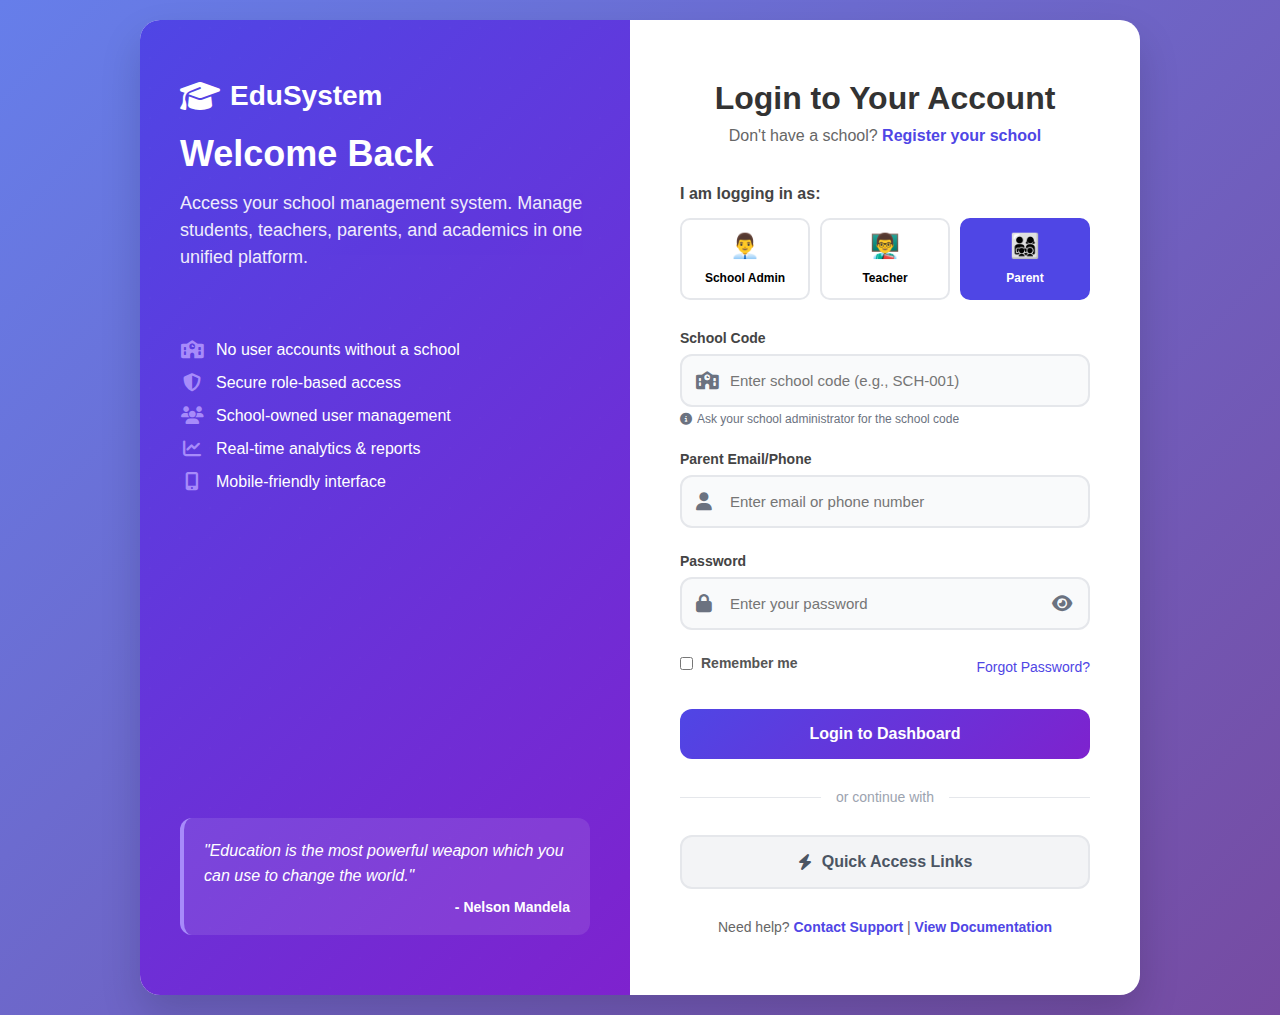
<file: login/index.html>
<!DOCTYPE html>
<html lang="en">
<head>
    <meta charset="UTF-8">
    <meta name="viewport" content="width=device-width, initial-scale=1.0">
    <title>Login - School Management System</title>
    <link rel="stylesheet" href="https://cdnjs.cloudflare.com/ajax/libs/font-awesome/6.4.0/css/all.min.css">
    <style>
        /* ===== BASE STYLES ===== */
        * {
            margin: 0;
            padding: 0;
            box-sizing: border-box;
            font-family: 'Segoe UI', Tahoma, Geneva, Verdana, sans-serif;
        }
        
        body {
            background: linear-gradient(135deg, #667eea 0%, #764ba2 100%);
            min-height: 100vh;
            display: flex;
            justify-content: center;
            align-items: center;
            padding: 20px;
        }
        
        /* ===== MAIN CONTAINER ===== */
        .login-container {
            display: flex;
            max-width: 1000px;
            width: 100%;
            background: white;
            border-radius: 20px;
            overflow: hidden;
            box-shadow: 0 20px 40px rgba(0,0,0,0.15);
        }
        
        /* ===== LEFT SIDE - HERO ===== */
        .hero-side {
            flex: 1;
            background: linear-gradient(135deg, #4f46e5 0%, #7e22ce 100%);
            color: white;
            padding: 60px 40px;
            display: flex;
            flex-direction: column;
            justify-content: center;
            position: relative;
            overflow: hidden;
        }
        
        .hero-side::before {
            content: '';
            position: absolute;
            top: -50%;
            right: -50%;
            width: 200%;
            height: 200%;
            background: radial-gradient(circle, rgba(255,255,255,0.1) 1px, transparent 1px);
            background-size: 30px 30px;
            opacity: 0.1;
        }
        
        .logo {
            font-size: 28px;
            font-weight: 700;
            margin-bottom: 20px;
            display: flex;
            align-items: center;
            gap: 10px;
            position: relative;
            z-index: 2;
        }
        
        .logo i {
            font-size: 32px;
        }
        
        .hero-title {
            font-size: 36px;
            font-weight: 700;
            line-height: 1.2;
            margin-bottom: 15px;
            position: relative;
            z-index: 2;
        }
        
        .hero-subtitle {
            font-size: 18px;
            opacity: 0.9;
            margin-bottom: 30px;
            line-height: 1.5;
            position: relative;
            z-index: 2;
        }
        
        .features {
            list-style: none;
            margin-top: 40px;
            position: relative;
            z-index: 2;
        }
        
        .features li {
            display: flex;
            align-items: center;
            margin-bottom: 15px;
            font-size: 16px;
        }
        
        .features i {
            margin-right: 12px;
            color: #a78bfa;
            font-size: 18px;
            width: 24px;
            text-align: center;
        }
        
        .quote {
            margin-top: auto;
            padding: 20px;
            background: rgba(255, 255, 255, 0.1);
            border-radius: 12px;
            border-left: 4px solid #a78bfa;
            position: relative;
            z-index: 2;
        }
        
        .quote p {
            font-style: italic;
            line-height: 1.6;
            margin-bottom: 10px;
        }
        
        .quote-author {
            font-weight: 600;
            text-align: right;
            font-size: 14px;
        }
        
        /* ===== RIGHT SIDE - LOGIN FORM ===== */
        .form-side {
            flex: 1;
            padding: 60px 50px;
            display: flex;
            flex-direction: column;
            justify-content: center;
        }
        
        .form-header {
            margin-bottom: 40px;
            text-align: center;
        }
        
        .form-title {
            font-size: 32px;
            color: #333;
            margin-bottom: 10px;
            font-weight: 700;
        }
        
        .form-subtitle {
            color: #666;
            font-size: 16px;
        }
        
        .form-subtitle a {
            color: #4f46e5;
            text-decoration: none;
            font-weight: 600;
        }
        
        .form-subtitle a:hover {
            text-decoration: underline;
        }
        
        /* ===== LOGIN FORM ===== */
        .login-form {
            width: 100%;
        }
        
        .form-group {
            margin-bottom: 25px;
        }
        
        label {
            display: block;
            margin-bottom: 8px;
            font-weight: 600;
            color: #444;
            font-size: 14px;
        }
        
        .input-with-icon {
            position: relative;
        }
        
        .input-icon {
            position: absolute;
            left: 16px;
            top: 50%;
            transform: translateY(-50%);
            color: #6b7280;
            font-size: 18px;
        }
        
        input {
            width: 100%;
            padding: 16px 16px 16px 48px;
            border: 2px solid #e5e7eb;
            border-radius: 12px;
            font-size: 15px;
            transition: all 0.3s;
            background: #f9fafb;
        }
        
        input:focus {
            outline: none;
            border-color: #4f46e5;
            background: white;
            box-shadow: 0 0 0 3px rgba(79, 70, 229, 0.1);
        }
        
        input.error {
            border-color: #ef4444;
        }
        
        .error-message {
            color: #ef4444;
            font-size: 13px;
            margin-top: 5px;
            display: none;
        }
        
        /* ===== PASSWORD VISIBILITY TOGGLE ===== */
        .password-toggle {
            position: absolute;
            right: 16px;
            top: 50%;
            transform: translateY(-50%);
            background: none;
            border: none;
            color: #6b7280;
            cursor: pointer;
            font-size: 18px;
            padding: 0;
            width: 24px;
            height: 24px;
            display: flex;
            align-items: center;
            justify-content: center;
        }
        
        .password-toggle:hover {
            color: #4f46e5;
        }
        
        /* ===== REMEMBER & FORGOT ===== */
        .form-options {
            display: flex;
            justify-content: space-between;
            align-items: center;
            margin-bottom: 30px;
        }
        
        .checkbox {
            display: flex;
            align-items: center;
            cursor: pointer;
        }
        
        .checkbox input {
            width: auto;
            margin-right: 8px;
            padding: 0;
        }
        
        .checkbox-label {
            font-size: 14px;
            color: #555;
        }
        
        .forgot-password {
            color: #4f46e5;
            text-decoration: none;
            font-size: 14px;
            font-weight: 500;
        }
        
        .forgot-password:hover {
            text-decoration: underline;
        }
        
        /* ===== BUTTONS ===== */
        .btn {
            width: 100%;
            padding: 16px;
            border: none;
            border-radius: 12px;
            font-size: 16px;
            font-weight: 600;
            cursor: pointer;
            transition: all 0.3s;
            display: flex;
            align-items: center;
            justify-content: center;
            gap: 10px;
            margin-bottom: 20px;
        }
        
        .btn-primary {
            background: linear-gradient(135deg, #4f46e5 0%, #7e22ce 100%);
            color: white;
        }
        
        .btn-primary:hover {
            transform: translateY(-2px);
            box-shadow: 0 10px 20px rgba(79, 70, 229, 0.3);
        }
        
        .btn-primary:active {
            transform: translateY(0);
        }
        
        .btn-secondary {
            background: #f3f4f6;
            color: #4b5563;
            border: 2px solid #e5e7eb;
        }
        
        .btn-secondary:hover {
            background: #e5e7eb;
        }
        
        .btn-loading .btn-text {
            display: none;
        }
        
        .btn-loading .btn-spinner {
            display: inline-block;
        }
        
        .btn-spinner {
            display: none;
            animation: spin 1s linear infinite;
        }
        
        /* ===== DIVIDER ===== */
        .divider {
            display: flex;
            align-items: center;
            margin: 30px 0;
            color: #9ca3af;
            font-size: 14px;
        }
        
        .divider::before,
        .divider::after {
            content: '';
            flex: 1;
            height: 1px;
            background: #e5e7eb;
        }
        
        .divider span {
            padding: 0 15px;
        }
        
        /* ===== ROLE SELECTION ===== */
        .role-selection {
            margin-bottom: 30px;
        }
        
        .role-title {
            font-size: 16px;
            font-weight: 600;
            margin-bottom: 15px;
            color: #444;
        }
        
        .role-options {
            display: grid;
            grid-template-columns: repeat(3, 1fr);
            gap: 10px;
        }
        
        .role-option {
            padding: 12px;
            border: 2px solid #e5e7eb;
            border-radius: 10px;
            text-align: center;
            cursor: pointer;
            transition: all 0.3s;
            background: white;
        }
        
        .role-option:hover {
            border-color: #4f46e5;
            background: #f5f3ff;
        }
        
        .role-option.selected {
            border-color: #4f46e5;
            background: #4f46e5;
            color: white;
        }
        
        .role-icon {
            font-size: 24px;
            margin-bottom: 8px;
            display: block;
        }
        
        .role-name {
            font-size: 12px;
            font-weight: 600;
        }
        
        /* ===== SCHOOL CODE INPUT ===== */
        .school-code-section {
            margin-bottom: 25px;
            display: none;
        }
        
        .school-code-hint {
            font-size: 12px;
            color: #6b7280;
            margin-top: 5px;
            display: flex;
            align-items: center;
            gap: 5px;
        }
        
        /* ===== FOOTER LINKS ===== */
        .form-footer {
            margin-top: 30px;
            text-align: center;
            font-size: 14px;
            color: #666;
        }
        
        .form-footer a {
            color: #4f46e5;
            text-decoration: none;
            font-weight: 600;
        }
        
        .form-footer a:hover {
            text-decoration: underline;
        }
        
        /* ===== RESPONSIVE ===== */
        @media (max-width: 992px) {
            .login-container {
                flex-direction: column;
                max-height: 90vh;
            }
            
            .hero-side {
                padding: 40px 30px;
            }
            
            .form-side {
                padding: 40px 30px;
            }
            
            .role-options {
                grid-template-columns: repeat(2, 1fr);
            }
        }
        
        @media (max-width: 576px) {
            body {
                padding: 10px;
                background: white;
            }
            
            .login-container {
                box-shadow: none;
                border-radius: 0;
            }
            
            .hero-side {
                padding: 30px 20px;
                display: none; /* Hide hero on mobile */
            }
            
            .form-side {
                padding: 30px 20px;
            }
            
            .hero-title {
                font-size: 28px;
            }
            
            .form-title {
                font-size: 28px;
            }
            
            .role-options {
                grid-template-columns: 1fr;
            }
        }
        
        /* ===== ANIMATIONS ===== */
        @keyframes fadeIn {
            from { opacity: 0; transform: translateY(10px); }
            to { opacity: 1; transform: translateY(0); }
        }
        
        @keyframes spin {
            from { transform: rotate(0deg); }
            to { transform: rotate(360deg); }
        }
        
        .login-form {
            animation: fadeIn 0.5s ease-out;
        }
        
        /* ===== SCHOOL SELECTION MODAL ===== */
        .school-modal {
            display: none;
            position: fixed;
            top: 0;
            left: 0;
            right: 0;
            bottom: 0;
            background: rgba(0,0,0,0.5);
            z-index: 1000;
            justify-content: center;
            align-items: center;
            padding: 20px;
        }
        
        .modal-content {
            background: white;
            border-radius: 16px;
            padding: 30px;
            max-width: 500px;
            width: 100%;
            max-height: 80vh;
            overflow-y: auto;
            animation: fadeIn 0.3s ease-out;
        }
        
        .modal-title {
            font-size: 24px;
            margin-bottom: 20px;
            color: #333;
            text-align: center;
        }
        
        .school-list {
            margin: 20px 0;
        }
        
        .school-item {
            padding: 15px;
            border: 2px solid #e5e7eb;
            border-radius: 10px;
            margin-bottom: 10px;
            cursor: pointer;
            transition: all 0.3s;
        }
        
        .school-item:hover {
            border-color: #4f46e5;
            background: #f5f3ff;
        }
        
        .school-item.selected {
            border-color: #4f46e5;
            background: #4f46e5;
            color: white;
        }
        
        .school-name {
            font-weight: 600;
            margin-bottom: 5px;
        }
        
        .school-code {
            font-size: 12px;
            color: #6b7280;
        }
        
        .school-item.selected .school-code {
            color: rgba(255,255,255,0.8);
        }
    </style>
</head>
<body>
    <div class="login-container">
        <!-- LEFT SIDE - HERO -->
        <div class="hero-side">
            <div class="logo">
                <i class="fas fa-graduation-cap"></i>
                EduSystem
            </div>
            
            <h1 class="hero-title">Welcome Back</h1>
            <p class="hero-subtitle">
                Access your school management system.
                Manage students, teachers, parents, and academics in one unified platform.
            </p>
            
            <ul class="features">
                <li><i class="fas fa-school"></i> No user accounts without a school</li>
                <li><i class="fas fa-shield-alt"></i> Secure role-based access</li>
                <li><i class="fas fa-users"></i> School-owned user management</li>
                <li><i class="fas fa-chart-line"></i> Real-time analytics & reports</li>
                <li><i class="fas fa-mobile-alt"></i> Mobile-friendly interface</li>
            </ul>
            
            <div class="quote">
                <p>"Education is the most powerful weapon which you can use to change the world."</p>
                <div class="quote-author">- Nelson Mandela</div>
            </div>
        </div>
        
        <!-- RIGHT SIDE - LOGIN FORM -->
        <div class="form-side">
            <div class="form-header">
                <h2 class="form-title">Login to Your Account</h2>
                <p class="form-subtitle">
                    Don't have a school? 
                    <a href="/school/register/index.html" id="registerLink">Register your school</a>
                </p>
            </div>
            
            <form id="loginForm" class="login-form">
                <!-- ROLE SELECTION -->
                <div class="role-selection">
                    <div class="role-title">I am logging in as:</div>
                    <div class="role-options">
                        <div class="role-option" data-role="admin">
                            <span class="role-icon">👨‍💼</span>
                            <span class="role-name">School Admin</span>
                        </div>
                        <div class="role-option" data-role="teacher">
                            <span class="role-icon">👨‍🏫</span>
                            <span class="role-name">Teacher</span>
                        </div>
                        <div class="role-option selected" data-role="parent">
                            <span class="role-icon">👨‍👩‍👧‍👦</span>
                            <span class="role-name">Parent</span>
                        </div>
                    </div>
                </div>
                
                <!-- SCHOOL CODE (For Parents/Students) -->
                <div class="school-code-section" id="schoolCodeSection">
                    <div class="form-group">
                        <label for="schoolCode" class="required">School Code</label>
                        <div class="input-with-icon">
                            <i class="fas fa-school input-icon"></i>
                            <input type="text" id="schoolCode" name="schoolCode" 
                                   placeholder="Enter school code (e.g., SCH-001)">
                        </div>
                        <div class="school-code-hint">
                            <i class="fas fa-info-circle"></i>
                            Ask your school administrator for the school code
                        </div>
                        <div class="error-message" id="schoolCodeError">
                            Please enter a valid school code
                        </div>
                    </div>
                </div>
                
                <!-- USERNAME/EMAIL -->
                <div class="form-group">
                    <label for="username" class="required" id="usernameLabel">Email or Phone Number</label>
                    <div class="input-with-icon">
                        <i class="fas fa-user input-icon"></i>
                        <input type="text" id="username" name="username" 
                               placeholder="Enter your email or phone number">
                    </div>
                    <div class="error-message" id="usernameError">
                        Please enter a valid email or phone number
                    </div>
                </div>
                
                <!-- PASSWORD -->
                <div class="form-group">
                    <label for="password" class="required">Password</label>
                    <div class="input-with-icon">
                        <i class="fas fa-lock input-icon"></i>
                        <input type="password" id="password" name="password" 
                               placeholder="Enter your password">
                        <button type="button" class="password-toggle" id="togglePassword">
                            <i class="fas fa-eye"></i>
                        </button>
                    </div>
                    <div class="error-message" id="passwordError">
                        Please enter your password
                    </div>
                </div>
                
                <!-- REMEMBER & FORGOT -->
                <div class="form-options">
                    <label class="checkbox">
                        <input type="checkbox" id="rememberMe" name="rememberMe">
                        <span class="checkbox-label">Remember me</span>
                    </label>
                    <a href="#" class="forgot-password" id="forgotPassword">
                        Forgot Password?
                    </a>
                </div>
                
                <!-- LOGIN BUTTON -->
                <button type="submit" class="btn btn-primary" id="loginButton">
                    <span class="btn-text">Login to Dashboard</span>
                    <span class="btn-spinner">
                        <i class="fas fa-spinner"></i>
                    </span>
                </button>
                
                <!-- DIVIDER -->
                <div class="divider">
                    <span>or continue with</span>
                </div>
                
                <!-- QUICK ACCESS LINKS -->
                <button type="button" class="btn btn-secondary" id="directAccess">
                    <i class="fas fa-bolt"></i>
                    Quick Access Links
                </button>
                
                <!-- FOOTER -->
                <div class="form-footer">
                    <p>
                        Need help? 
                        <a href="#" id="supportLink">Contact Support</a> | 
                        <a href="#" id="docsLink">View Documentation</a>
                    </p>
                </div>
            </form>
        </div>
    </div>
    
    <!-- SCHOOL SELECTION MODAL -->
    <div class="school-modal" id="schoolModal">
        <div class="modal-content">
            <h3 class="modal-title">Select Your School</h3>
            <p style="text-align: center; color: #666; margin-bottom: 20px;">
                You have access to multiple schools. Please select one to continue.
            </p>
            
            <div class="school-list" id="schoolList">
                <!-- Schools will be dynamically added here -->
                <div class="school-item" data-school-id="1">
                    <div class="school-name">Shule ya Msingi ABC</div>
                    <div class="school-code">SCH-001 | Dar es Salaam</div>
                </div>
                <div class="school-item" data-school-id="2">
                    <div class="school-name">Shule ya Sekondari Jitegemee</div>
                    <div class="school-code">SCH-002 | Mwanza</div>
                </div>
            </div>
            
            <button type="button" class="btn btn-primary" id="selectSchoolBtn">
                Continue to Dashboard
            </button>
        </div>
    </div>
    
    <script>
        // ===== DOM ELEMENTS =====
        const loginForm = document.getElementById('loginForm');
        const usernameInput = document.getElementById('username');
        const passwordInput = document.getElementById('password');
        const schoolCodeInput = document.getElementById('schoolCode');
        const togglePasswordBtn = document.getElementById('togglePassword');
        const loginButton = document.getElementById('loginButton');
        const roleOptions = document.querySelectorAll('.role-option');
        const schoolCodeSection = document.getElementById('schoolCodeSection');
        const schoolModal = document.getElementById('schoolModal');
        const schoolList = document.getElementById('schoolList');
        const selectSchoolBtn = document.getElementById('selectSchoolBtn');
        const directAccessBtn = document.getElementById('directAccess');
        const forgotPasswordLink = document.getElementById('forgotPassword');
        const supportLink = document.getElementById('supportLink');
        const docsLink = document.getElementById('docsLink');
        const registerLink = document.getElementById('registerLink');
        
        // ===== VARIABLES =====
        let selectedRole = 'parent';
        let selectedSchoolId = null;
        let isPasswordVisible = false;
        
        // ===== INITIALIZATION =====
        updateRoleUI();
        
        // ===== EVENT LISTENERS =====
        
        // Role selection
        roleOptions.forEach(option => {
            option.addEventListener('click', function() {
                selectedRole = this.dataset.role;
                updateRoleUI();
            });
        });
        
        // Password visibility toggle
        togglePasswordBtn.addEventListener('click', function() {
            isPasswordVisible = !isPasswordVisible;
            passwordInput.type = isPasswordVisible ? 'text' : 'password';
            this.innerHTML = isPasswordVisible ? 
                '<i class="fas fa-eye-slash"></i>' : 
                '<i class="fas fa-eye"></i>';
        });
        
        // Form submission
        loginForm.addEventListener('submit', function(event) {
            event.preventDefault();
            handleLogin();
        });
        
        // Direct access button
        directAccessBtn.addEventListener('click', function() {
            showDirectAccessLinks();
        });
        
        // Forgot password
        forgotPasswordLink.addEventListener('click', function(e) {
            e.preventDefault();
            showForgotPassword();
        });
        
        // Support link
        supportLink.addEventListener('click', function(e) {
            e.preventDefault();
            window.open('mailto:support@edusystem.com', '_blank');
        });
        
        // Documentation link
        docsLink.addEventListener('click', function(e) {
            e.preventDefault();
            window.open('https://docs.edusystem.com', '_blank');
        });
        
        // Register link
        registerLink.addEventListener('click', function(e) {
            e.preventDefault();
            window.location.href = '/school/register/index.html';
        });
        
        // School selection in modal
        schoolList.addEventListener('click', function(e) {
            const schoolItem = e.target.closest('.school-item');
            if (schoolItem) {
                // Remove selected class from all items
                document.querySelectorAll('.school-item').forEach(item => {
                    item.classList.remove('selected');
                });
                
                // Add selected class to clicked item
                schoolItem.classList.add('selected');
                selectedSchoolId = schoolItem.dataset.schoolId;
            }
        });
        
        // Select school button
        selectSchoolBtn.addEventListener('click', function() {
            if (selectedSchoolId) {
                closeSchoolModal();
                redirectToDashboard();
            } else {
                alert('Please select a school');
            }
        });
        
        // Close modal when clicking outside
        schoolModal.addEventListener('click', function(e) {
            if (e.target === schoolModal) {
                closeSchoolModal();
            }
        });
        
        // ===== FUNCTIONS =====
        
        // Update UI based on selected role
        function updateRoleUI() {
            // Update role selection UI
            roleOptions.forEach(option => {
                if (option.dataset.role === selectedRole) {
                    option.classList.add('selected');
                } else {
                    option.classList.remove('selected');
                }
            });
            
            // Update username label
            const usernameLabel = document.getElementById('usernameLabel');
            if (selectedRole === 'admin') {
                usernameLabel.textContent = 'Admin Email';
                usernameInput.placeholder = 'Enter admin email';
            } else if (selectedRole === 'teacher') {
                usernameLabel.textContent = 'Teacher Email/Phone';
                usernameInput.placeholder = 'Enter email or phone number';
            } else {
                usernameLabel.textContent = 'Parent Email/Phone';
                usernameInput.placeholder = 'Enter email or phone number';
            }
            
            // Show/hide school code section
            if (selectedRole === 'parent') {
                schoolCodeSection.style.display = 'block';
            } else {
                schoolCodeSection.style.display = 'none';
            }
        }
        
        // Handle login
        function handleLogin() {
            // Clear previous errors
            clearErrors();
            
            // Validate inputs
            if (!validateInputs()) {
                return;
            }
            
            // Show loading state
            loginButton.classList.add('btn-loading');
            loginButton.disabled = true;
            
            // Prepare login data
            const loginData = {
                role: selectedRole,
                username: usernameInput.value.trim(),
                password: passwordInput.value,
                schoolCode: selectedRole === 'parent' ? schoolCodeInput.value.trim() : null,
                rememberMe: document.getElementById('rememberMe').checked
            };
            
            // Simulate API call
            setTimeout(() => {
                // In real app, you would send to backend:
                // fetch('https://edusaas-api.onrender.com/api/auth/login', {
                //     method: 'POST',
                //     headers: {'Content-Type': 'application/json'},
                //     body: JSON.stringify(loginData)
                // })
                
                // Mock response based on role
                const mockResponse = {
                    success: true,
                    role: selectedRole,
                    user: {
                        name: selectedRole === 'admin' ? 'School Admin' : 
                              selectedRole === 'teacher' ? 'John Teacher' : 'Parent User',
                        email: usernameInput.value.trim()
                    },
                    // Simulate multiple schools for demo
                    schools: selectedRole === 'parent' ? [
                        { id: 1, name: 'Shule ya Msingi ABC', code: 'SCH-001' },
                        { id: 2, name: 'Shule ya Sekondari Jitegemee', code: 'SCH-002' }
                    ] : []
                };
                
                if (mockResponse.success) {
                    // Check if user has multiple schools
                    if (mockResponse.schools.length > 1) {
                        showSchoolSelection(mockResponse.schools);
                    } else {
                        // Single school, redirect directly
                        selectedSchoolId = mockResponse.schools[0]?.id || null;
                        redirectToDashboard();
                    }
                } else {
                    // Show error
                    showError('username', 'Invalid credentials. Please try again.');
                }
                
                // Reset button
                loginButton.classList.remove('btn-loading');
                loginButton.disabled = false;
                
            }, 1500);
        }
        
        // Validate form inputs
        function validateInputs() {
            let isValid = true;
            
            // Validate username
            const username = usernameInput.value.trim();
            if (!username) {
                showError('username', 'Please enter your email or phone number');
                isValid = false;
            } else if (!isValidUsername(username)) {
                showError('username', 'Please enter a valid email or phone number');
                isValid = false;
            }
            
            // Validate password
            if (!passwordInput.value) {
                showError('password', 'Please enter your password');
                isValid = false;
            }
            
            // Validate school code for parents
            if (selectedRole === 'parent') {
                const schoolCode = schoolCodeInput.value.trim();
                if (!schoolCode) {
                    showError('schoolCode', 'Please enter school code');
                    isValid = false;
                } else if (!isValidSchoolCode(schoolCode)) {
                    showError('schoolCode', 'School code must start with SCH-');
                    isValid = false;
                }
            }
            
            return isValid;
        }
        
        // Show error for a field
        function showError(fieldId, message) {
            const field = document.getElementById(fieldId);
            const errorElement = document.getElementById(fieldId + 'Error');
            
            field.classList.add('error');
            errorElement.textContent = message;
            errorElement.style.display = 'block';
        }
        
        // Clear all errors
        function clearErrors() {
            document.querySelectorAll('.error-message').forEach(el => {
                el.style.display = 'none';
            });
            document.querySelectorAll('input').forEach(el => {
                el.classList.remove('error');
            });
        }
        
        // Validate username (email or phone)
        function isValidUsername(username) {
            // Check if it's an email
            const emailRegex = /^[^\s@]+@[^\s@]+\.[^\s@]+$/;
            if (emailRegex.test(username)) {
                return true;
            }
            
            // Check if it's a phone number (Tanzania format)
            const phoneRegex = /^(\+255|0)[1-9]\d{8}$/;
            return phoneRegex.test(username.replace(/\s/g, ''));
        }
        
        // Validate school code
        function isValidSchoolCode(code) {
            return code.toUpperCase().startsWith('SCH-');
        }
        
        // Show school selection modal
        function showSchoolSelection(schools) {
            // Clear current list
            schoolList.innerHTML = '';
            
            // Add schools to list
            schools.forEach(school => {
                const schoolItem = document.createElement('div');
                schoolItem.className = 'school-item';
                schoolItem.dataset.schoolId = school.id;
                schoolItem.innerHTML = `
                    <div class="school-name">${school.name}</div>
                    <div class="school-code">${school.code}</div>
                `;
                schoolList.appendChild(schoolItem);
            });
            
            // Show modal
            schoolModal.style.display = 'flex';
            selectedSchoolId = null;
        }
        
        // Close school modal
        function closeSchoolModal() {
            schoolModal.style.display = 'none';
        }
        
        // Redirect to dashboard
        function redirectToDashboard() {
            // Determine dashboard URL based on role
            let dashboardUrl = '/dashboard';
            
            if (selectedRole === 'admin') {
                dashboardUrl = '/admin/dashboard';
            } else if (selectedRole === 'teacher') {
                dashboardUrl = '/teacher/dashboard';
            } else if (selectedRole === 'parent') {
                dashboardUrl = '/parent/dashboard';
            }
            
            // Add school ID if available
            if (selectedSchoolId) {
                dashboardUrl += `?school=${selectedSchoolId}`;
            }
            
            // Show success message
            alert(`✅ Login successful!\n\nRedirecting to ${selectedRole} dashboard...`);
            
            // In real app, redirect:
            // window.location.href = dashboardUrl;
            
            // For demo, just show the URL
            console.log('Would redirect to:', dashboardUrl);
        }
        
        // Show direct access links
        function showDirectAccessLinks() {
            const links = {
                'Admin Login': '/login?role=admin',
                'Teacher Login': '/login?role=teacher',
                'Parent Login': '/login?role=parent',
                'Student Portal': '/login?role=student',
                'School Registration': '/school/register/index.html'
            };
            
            let message = 'Quick Access Links:\n\n';
            for (const [label, url] of Object.entries(links)) {
                message += `• ${label}: ${url}\n`;
            }
            
            alert(message);
        }
        
        // Show forgot password
        function showForgotPassword() {
            const roleName = selectedRole === 'admin' ? 'School Administrator' :
                           selectedRole === 'teacher' ? 'Teacher' : 'Parent';
            
            const message = `Forgot Password - ${roleName}\n\n` +
                           `1. Contact your school administrator\n` +
                           `2. Or email support@edusystem.com\n` +
                           `3. Include your school code and email\n\n` +
                           `Note: Only school administrators can reset passwords.`;
            
            alert(message);
        }
        
        // ===== KEYBOARD SHORTCUTS =====
        document.addEventListener('keydown', function(e) {
            // Ctrl + Enter to submit form
            if (e.ctrlKey && e.key === 'Enter') {
                e.preventDefault();
                handleLogin();
            }
            
            // Escape to close modal
            if (e.key === 'Escape' && schoolModal.style.display === 'flex') {
                closeSchoolModal();
            }
            
            // Tab to navigate through role options
            if (e.key === 'Tab' && e.target.id === 'username') {
                if (selectedRole === 'parent') {
                    e.preventDefault();
                    schoolCodeInput.focus();
                }
            }
        });
        
        // ===== DEMO CREDENTIALS INFO =====
        window.addEventListener('load', function() {
            // Show demo credentials after a delay
            setTimeout(() => {
                if (window.location.href.includes('localhost') || 
                    window.location.href.includes('127.0.0.1')) {
                    console.log('Demo Credentials:\n' +
                               'Admin: admin@school.com / password123\n' +
                               'Teacher: teacher@school.com / password123\n' +
                               'Parent: parent@school.com / password123\n' +
                               'School Code: SCH-001');
                }
            }, 1000);
        });
    </script>
</body>
</html>
</file>
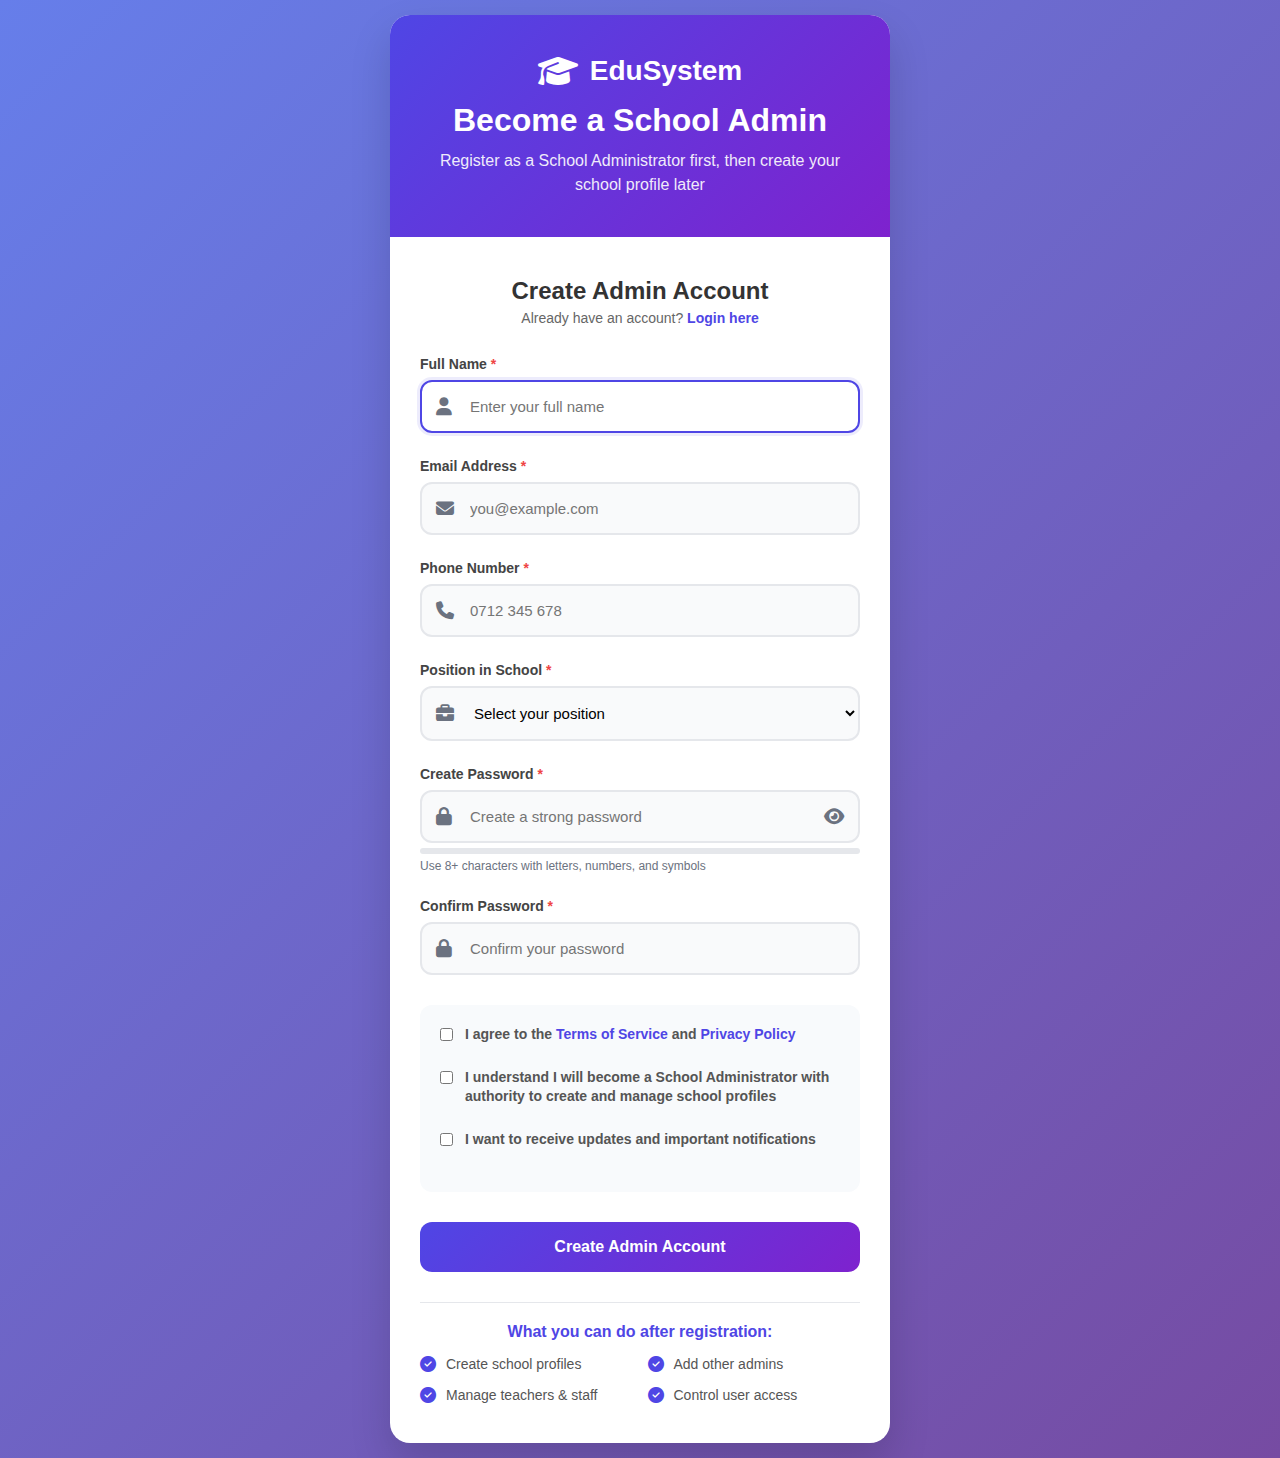
<file: school/register/index.html>
<!DOCTYPE html>
<html lang="en">
<head>
    <meta charset="UTF-8">
    <meta name="viewport" content="width=device-width, initial-scale=1.0">
    <title>Register as School Admin - EduSystem</title>
    <link rel="stylesheet" href="https://cdnjs.cloudflare.com/ajax/libs/font-awesome/6.4.0/css/all.min.css">
    <style>
        /* ===== BASE STYLES ===== */
        * {
            margin: 0;
            padding: 0;
            box-sizing: border-box;
            font-family: 'Segoe UI', Tahoma, Geneva, Verdana, sans-serif;
        }
        
        body {
            background: linear-gradient(135deg, #667eea 0%, #764ba2 100%);
            min-height: 100vh;
            display: flex;
            justify-content: center;
            align-items: center;
            padding: 15px;
        }
        
        .container {
            width: 100%;
            max-width: 500px;
            background: white;
            border-radius: 20px;
            overflow: hidden;
            box-shadow: 0 20px 40px rgba(0,0,0,0.15);
        }
        
        /* ===== HEADER ===== */
        .header {
            background: linear-gradient(135deg, #4f46e5 0%, #7e22ce 100%);
            color: white;
            padding: 40px 30px;
            text-align: center;
        }
        
        .logo {
            display: flex;
            align-items: center;
            justify-content: center;
            gap: 12px;
            font-size: 28px;
            font-weight: 700;
            margin-bottom: 15px;
        }
        
        .logo i {
            font-size: 32px;
        }
        
        .header-title {
            font-size: 32px;
            font-weight: 700;
            margin-bottom: 10px;
        }
        
        .header-subtitle {
            font-size: 16px;
            opacity: 0.9;
            line-height: 1.5;
        }
        
        /* ===== FORM SECTION ===== */
        .form-section {
            padding: 40px 30px;
        }
        
        .form-title {
            font-size: 24px;
            color: #333;
            margin-bottom: 5px;
            text-align: center;
        }
        
        .form-subtitle {
            color: #666;
            font-size: 14px;
            text-align: center;
            margin-bottom: 30px;
        }
        
        .form-subtitle a {
            color: #4f46e5;
            text-decoration: none;
            font-weight: 600;
        }
        
        .form-subtitle a:hover {
            text-decoration: underline;
        }
        
        /* ===== FORM STYLES ===== */
        .registration-form {
            width: 100%;
        }
        
        .form-group {
            margin-bottom: 25px;
        }
        
        label {
            display: block;
            margin-bottom: 8px;
            font-weight: 600;
            color: #444;
            font-size: 14px;
        }
        
        .required::after {
            content: " *";
            color: #ef4444;
        }
        
        .input-with-icon {
            position: relative;
        }
        
        .input-icon {
            position: absolute;
            left: 16px;
            top: 50%;
            transform: translateY(-50%);
            color: #6b7280;
            font-size: 18px;
        }
        
        input, select {
            width: 100%;
            padding: 16px 16px 16px 48px;
            border: 2px solid #e5e7eb;
            border-radius: 12px;
            font-size: 15px;
            transition: all 0.3s;
            background: #f9fafb;
        }
        
        input:focus, select:focus {
            outline: none;
            border-color: #4f46e5;
            background: white;
            box-shadow: 0 0 0 3px rgba(79, 70, 229, 0.1);
        }
        
        input.error, select.error {
            border-color: #ef4444;
        }
        
        .error-message {
            color: #ef4444;
            font-size: 13px;
            margin-top: 5px;
            display: none;
        }
        
        /* ===== PASSWORD VISIBILITY ===== */
        .password-toggle {
            position: absolute;
            right: 16px;
            top: 50%;
            transform: translateY(-50%);
            background: none;
            border: none;
            color: #6b7280;
            cursor: pointer;
            font-size: 18px;
            padding: 0;
        }
        
        .password-toggle:hover {
            color: #4f46e5;
        }
        
        /* ===== PASSWORD STRENGTH ===== */
        .password-strength {
            margin-top: 5px;
            height: 6px;
            background: #e5e7eb;
            border-radius: 3px;
            overflow: hidden;
        }
        
        .strength-meter {
            height: 100%;
            width: 0%;
            border-radius: 3px;
            transition: width 0.3s, background 0.3s;
        }
        
        .strength-weak { background: #ef4444; width: 25%; }
        .strength-fair { background: #f59e0b; width: 50%; }
        .strength-good { background: #10b981; width: 75%; }
        .strength-strong { background: #10b981; width: 100%; }
        
        .password-hint {
            font-size: 12px;
            color: #6b7280;
            margin-top: 5px;
        }
        
        /* ===== AGREEMENTS ===== */
        .agreements {
            background: #f8fafc;
            padding: 20px;
            border-radius: 12px;
            margin: 30px 0;
        }
        
        .checkbox {
            display: flex;
            align-items: flex-start;
            margin-bottom: 15px;
            cursor: pointer;
        }
        
        .checkbox input {
            width: auto;
            margin-top: 3px;
            margin-right: 12px;
        }
        
        .checkbox-label {
            font-size: 14px;
            color: #555;
            line-height: 1.4;
        }
        
        .checkbox-label a {
            color: #4f46e5;
            text-decoration: none;
            font-weight: 600;
        }
        
        /* ===== BUTTONS ===== */
        .btn {
            width: 100%;
            padding: 16px;
            border: none;
            border-radius: 12px;
            font-size: 16px;
            font-weight: 600;
            cursor: pointer;
            transition: all 0.3s;
            display: flex;
            align-items: center;
            justify-content: center;
            gap: 10px;
            margin-top: 10px;
        }
        
        .btn-primary {
            background: linear-gradient(135deg, #4f46e5 0%, #7e22ce 100%);
            color: white;
        }
        
        .btn-primary:hover {
            transform: translateY(-2px);
            box-shadow: 0 10px 20px rgba(79, 70, 229, 0.3);
        }
        
        .btn-primary:active {
            transform: translateY(0);
        }
        
        .btn-secondary {
            background: #f3f4f6;
            color: #4b5563;
            border: 2px solid #e5e7eb;
        }
        
        .btn-secondary:hover {
            background: #e5e7eb;
        }
        
        .btn-loading .btn-text {
            display: none;
        }
        
        .btn-loading .btn-spinner {
            display: inline-block;
        }
        
        .btn-spinner {
            display: none;
            animation: spin 1s linear infinite;
        }
        
        /* ===== FEATURES ===== */
        .features {
            margin-top: 30px;
            padding-top: 20px;
            border-top: 1px solid #e5e7eb;
        }
        
        .features h3 {
            font-size: 16px;
            color: #4f46e5;
            margin-bottom: 15px;
            text-align: center;
        }
        
        .features-list {
            display: grid;
            grid-template-columns: repeat(2, 1fr);
            gap: 15px;
        }
        
        .feature-item {
            display: flex;
            align-items: center;
            gap: 10px;
            font-size: 14px;
            color: #555;
        }
        
        .feature-item i {
            color: #4f46e5;
            font-size: 16px;
        }
        
        /* ===== ANIMATIONS ===== */
        @keyframes fadeIn {
            from { opacity: 0; transform: translateY(10px); }
            to { opacity: 1; transform: translateY(0); }
        }
        
        @keyframes spin {
            from { transform: rotate(0deg); }
            to { transform: rotate(360deg); }
        }
        
        .fade-in {
            animation: fadeIn 0.5s ease-out;
        }
        
        /* ===== RESPONSIVE ===== */
        @media (max-width: 768px) {
            body {
                padding: 10px;
            }
            
            .container {
                max-width: 100%;
                border-radius: 16px;
            }
            
            .header {
                padding: 30px 20px;
            }
            
            .form-section {
                padding: 30px 20px;
            }
            
            .header-title {
                font-size: 28px;
            }
            
            .form-title {
                font-size: 22px;
            }
            
            input, select {
                padding: 14px 14px 14px 44px;
            }
            
            .input-icon {
                left: 14px;
                font-size: 16px;
            }
            
            .btn {
                padding: 14px;
            }
        }
        
        @media (max-width: 480px) {
            .header {
                padding: 25px 15px;
            }
            
            .form-section {
                padding: 25px 15px;
            }
            
            .header-title {
                font-size: 24px;
            }
            
            .features-list {
                grid-template-columns: 1fr;
            }
            
            .agreements {
                padding: 15px;
            }
        }
        
        @media (max-width: 360px) {
            .logo {
                font-size: 24px;
            }
            
            .logo i {
                font-size: 28px;
            }
            
            .header-title {
                font-size: 22px;
            }
            
            input, select {
                font-size: 14px;
                padding: 12px 12px 12px 40px;
            }
            
            .input-icon {
                left: 12px;
                font-size: 14px;
            }
        }
        
        /* ===== SUCCESS MESSAGE ===== */
        .success-message {
            display: none;
            text-align: center;
            padding: 40px 20px;
        }
        
        .success-icon {
            font-size: 60px;
            color: #10b981;
            margin-bottom: 20px;
        }
        
        .success-title {
            font-size: 24px;
            color: #333;
            margin-bottom: 15px;
        }
        
        .success-text {
            color: #666;
            line-height: 1.6;
            margin-bottom: 30px;
        }
        
        .next-steps {
            background: #f0f9ff;
            padding: 20px;
            border-radius: 10px;
            text-align: left;
            margin-top: 30px;
        }
        
        .next-steps h4 {
            color: #0369a1;
            margin-bottom: 10px;
        }
        
        .next-steps ul {
            padding-left: 20px;
            color: #555;
        }
        
        .next-steps li {
            margin-bottom: 8px;
        }
    </style>
</head>
<body>
    <div class="container">
        <!-- HEADER -->
        <div class="header">
            <div class="logo">
                <i class="fas fa-graduation-cap"></i>
                EduSystem
            </div>
            <h1 class="header-title">Become a School Admin</h1>
            <p class="header-subtitle">
                Register as a School Administrator first, then create your school profile later
            </p>
        </div>
        
        <!-- FORM SECTION -->
        <div class="form-section fade-in" id="formSection">
            <h2 class="form-title">Create Admin Account</h2>
            <p class="form-subtitle">
                Already have an account? 
                <a href="/eduasas-test/login/index.html">Login here</a>
            </p>
            
            <form id="adminRegistrationForm" class="registration-form">
                <!-- PERSONAL INFORMATION -->
                <div class="form-group">
                    <label for="fullName" class="required">Full Name</label>
                    <div class="input-with-icon">
                        <i class="fas fa-user input-icon"></i>
                        <input type="text" id="fullName" name="fullName" 
                               placeholder="Enter your full name" required>
                    </div>
                    <div class="error-message" id="fullNameError">
                        Please enter your full name
                    </div>
                </div>
                
                <div class="form-group">
                    <label for="email" class="required">Email Address</label>
                    <div class="input-with-icon">
                        <i class="fas fa-envelope input-icon"></i>
                        <input type="email" id="email" name="email" 
                               placeholder="you@example.com" required>
                    </div>
                    <div class="error-message" id="emailError">
                        Please enter a valid email address
                    </div>
                </div>
                
                <div class="form-group">
                    <label for="phone" class="required">Phone Number</label>
                    <div class="input-with-icon">
                        <i class="fas fa-phone input-icon"></i>
                        <input type="tel" id="phone" name="phone" 
                               placeholder="0712 345 678" required>
                    </div>
                    <div class="error-message" id="phoneError">
                        Please enter a valid phone number
                    </div>
                </div>
                
                <!-- POSITION -->
                <div class="form-group">
                    <label for="position" class="required">Position in School</label>
                    <div class="input-with-icon">
                        <i class="fas fa-briefcase input-icon"></i>
                        <select id="position" name="position" required>
                            <option value="">Select your position</option>
                            <option value="director">School Director</option>
                            <option value="principal">Principal</option>
                            <option value="manager">School Manager</option>
                            <option value="owner">School Owner</option>
                            <option value="board_chairperson">Board Chairperson</option>
                            <option value="other">Other</option>
                        </select>
                    </div>
                    <div class="error-message" id="positionError">
                        Please select your position
                    </div>
                </div>
                
                <!-- PASSWORD -->
                <div class="form-group">
                    <label for="password" class="required">Create Password</label>
                    <div class="input-with-icon">
                        <i class="fas fa-lock input-icon"></i>
                        <input type="password" id="password" name="password" 
                               placeholder="Create a strong password" required>
                        <button type="button" class="password-toggle" id="togglePassword">
                            <i class="fas fa-eye"></i>
                        </button>
                    </div>
                    <div class="password-strength">
                        <div class="strength-meter" id="passwordStrength"></div>
                    </div>
                    <div class="password-hint">
                        Use 8+ characters with letters, numbers, and symbols
                    </div>
                    <div class="error-message" id="passwordError">
                        Password must be at least 8 characters
                    </div>
                </div>
                
                <div class="form-group">
                    <label for="confirmPassword" class="required">Confirm Password</label>
                    <div class="input-with-icon">
                        <i class="fas fa-lock input-icon"></i>
                        <input type="password" id="confirmPassword" name="confirmPassword" 
                               placeholder="Confirm your password" required>
                    </div>
                    <div class="error-message" id="confirmPasswordError">
                        Passwords do not match
                    </div>
                </div>
                
                <!-- AGREEMENTS -->
                <div class="agreements">
                    <div class="checkbox">
                        <input type="checkbox" id="agreeTerms" name="agreeTerms" required>
                        <label for="agreeTerms" class="checkbox-label">
                            I agree to the <a href="#" target="_blank">Terms of Service</a> and 
                            <a href="#" target="_blank">Privacy Policy</a>
                        </label>
                    </div>
                    
                    <div class="checkbox">
                        <input type="checkbox" id="agreeAdmin" name="agreeAdmin" required>
                        <label for="agreeAdmin" class="checkbox-label">
                            I understand I will become a School Administrator with authority to 
                            create and manage school profiles
                        </label>
                    </div>
                    
                    <div class="checkbox">
                        <input type="checkbox" id="agreeUpdates" name="agreeUpdates">
                        <label for="agreeUpdates" class="checkbox-label">
                            I want to receive updates and important notifications
                        </label>
                    </div>
                    
                    <div class="error-message" id="termsError" style="margin-top: 10px;">
                        You must agree to the terms and conditions
                    </div>
                </div>
                
                <!-- SUBMIT BUTTON -->
                <button type="submit" class="btn btn-primary" id="registerButton">
                    <span class="btn-text">Create Admin Account</span>
                    <span class="btn-spinner">
                        <i class="fas fa-spinner"></i>
                    </span>
                </button>
            </form>
            
            <!-- FEATURES -->
            <div class="features">
                <h3>What you can do after registration:</h3>
                <div class="features-list">
                    <div class="feature-item">
                        <i class="fas fa-check-circle"></i>
                        <span>Create school profiles</span>
                    </div>
                    <div class="feature-item">
                        <i class="fas fa-check-circle"></i>
                        <span>Add other admins</span>
                    </div>
                    <div class="feature-item">
                        <i class="fas fa-check-circle"></i>
                        <span>Manage teachers & staff</span>
                    </div>
                    <div class="feature-item">
                        <i class="fas fa-check-circle"></i>
                        <span>Control user access</span>
                    </div>
                </div>
            </div>
        </div>
        
        <!-- SUCCESS MESSAGE (Hidden initially) -->
        <div class="success-message" id="successMessage">
            <div class="success-icon">
                <i class="fas fa-check-circle"></i>
            </div>
            <h2 class="success-title">Account Created Successfully!</h2>
            <p class="success-text">
                Welcome to EduSystem! Your School Administrator account has been created.
                Please check your email for verification instructions.
            </p>
            
            <button class="btn btn-primary" onclick="goToLogin()">
                <i class="fas fa-sign-in-alt"></i> Go to Login
            </button>
            
            <div class="next-steps">
                <h4>Next Steps:</h4>
                <ul>
                    <li>Check your email for verification link</li>
                    <li>Login to your new account</li>
                    <li>Create your first school profile</li>
                    <li>Invite other administrators</li>
                </ul>
            </div>
        </div>
    </div>
    
    <script>
        // ===== DOM ELEMENTS =====
        const registrationForm = document.getElementById('adminRegistrationForm');
        const registerButton = document.getElementById('registerButton');
        const togglePasswordBtn = document.getElementById('togglePassword');
        const passwordInput = document.getElementById('password');
        const confirmPasswordInput = document.getElementById('confirmPassword');
        const passwordStrength = document.getElementById('passwordStrength');
        const formSection = document.getElementById('formSection');
        const successMessage = document.getElementById('successMessage');
        
        // ===== VARIABLES =====
        let isPasswordVisible = false;
        
        // ===== EVENT LISTENERS =====
        registrationForm.addEventListener('submit', handleRegistration);
        togglePasswordBtn.addEventListener('click', togglePasswordVisibility);
        passwordInput.addEventListener('input', updatePasswordStrength);
        
        // ===== FUNCTIONS =====
        
        // Toggle password visibility
        function togglePasswordVisibility() {
            isPasswordVisible = !isPasswordVisible;
            passwordInput.type = isPasswordVisible ? 'text' : 'password';
            togglePasswordBtn.innerHTML = isPasswordVisible ? 
                '<i class="fas fa-eye-slash"></i>' : 
                '<i class="fas fa-eye"></i>';
        }
        
        // Update password strength indicator
        function updatePasswordStrength() {
            const password = passwordInput.value;
            let strength = 0;
            
            if (password.length >= 8) strength++;
            if (/[A-Z]/.test(password)) strength++;
            if (/[0-9]/.test(password)) strength++;
            if (/[^A-Za-z0-9]/.test(password)) strength++;
            
            passwordStrength.className = 'strength-meter';
            if (strength === 0) {
                passwordStrength.classList.add('strength-weak');
            } else if (strength === 1) {
                passwordStrength.classList.add('strength-weak');
            } else if (strength === 2) {
                passwordStrength.classList.add('strength-fair');
            } else if (strength === 3) {
                passwordStrength.classList.add('strength-good');
            } else if (strength >= 4) {
                passwordStrength.classList.add('strength-strong');
            }
        }
        
        // Handle form submission
        async function handleRegistration(event) {
            event.preventDefault();
            
            // Clear previous errors
            clearErrors();
            
            // Validate form
            if (!validateForm()) {
                return;
            }
            
            // Show loading state
            registerButton.classList.add('btn-loading');
            registerButton.disabled = true;
            
            // Prepare registration data
            const formData = {
                fullName: document.getElementById('fullName').value.trim(),
                email: document.getElementById('email').value.trim(),
                phone: document.getElementById('phone').value.trim(),
                position: document.getElementById('position').value,
                password: passwordInput.value,
                agreements: {
                    terms: document.getElementById('agreeTerms').checked,
                    admin: document.getElementById('agreeAdmin').checked,
                    updates: document.getElementById('agreeUpdates').checked
                }
            };
            
            try {
                // Send registration request
                const response = await fetch('https://edusaas-api.onrender.com/api/v1/auth/register', {
                    method: 'POST',
                    headers: {
                        'Content-Type': 'application/json',
                    },
                    body: JSON.stringify(formData)
                });
                
                const data = await response.json();
                
                if (response.ok && data.status === 'success') {
                    // Registration successful
                    showSuccessMessage();
                } else {
                    // Show error from server
                    showServerError(data.message || 'Registration failed');
                }
                
            } catch (error) {
                // Network error
                showServerError('Network error. Please check your connection.');
                console.error('Registration error:', error);
            } finally {
                // Reset button state
                registerButton.classList.remove('btn-loading');
                registerButton.disabled = false;
            }
        }
        
        // Validate form inputs
        function validateForm() {
            let isValid = true;
            
            // Full Name
            const fullName = document.getElementById('fullName').value.trim();
            if (!fullName) {
                showError('fullName', 'fullNameError', 'Please enter your full name');
                isValid = false;
            }
            
            // Email
            const email = document.getElementById('email').value.trim();
            if (!email) {
                showError('email', 'emailError', 'Please enter your email');
                isValid = false;
            } else if (!validateEmail(email)) {
                showError('email', 'emailError', 'Please enter a valid email address');
                isValid = false;
            }
            
            // Phone
            const phone = document.getElementById('phone').value.trim();
            if (!phone) {
                showError('phone', 'phoneError', 'Please enter your phone number');
                isValid = false;
            } else if (!validatePhone(phone)) {
                showError('phone', 'phoneError', 'Please enter a valid phone number');
                isValid = false;
            }
            
            // Position
            const position = document.getElementById('position').value;
            if (!position) {
                showError('position', 'positionError', 'Please select your position');
                isValid = false;
            }
            
            // Password
            if (passwordInput.value.length < 8) {
                showError('password', 'passwordError', 'Password must be at least 8 characters');
                isValid = false;
            }
            
            // Confirm Password
            if (passwordInput.value !== confirmPasswordInput.value) {
                showError('confirmPassword', 'confirmPasswordError', 'Passwords do not match');
                isValid = false;
            }
            
            // Agreements
            const agreeTerms = document.getElementById('agreeTerms').checked;
            const agreeAdmin = document.getElementById('agreeAdmin').checked;
            if (!agreeTerms || !agreeAdmin) {
                document.getElementById('termsError').style.display = 'block';
                isValid = false;
            }
            
            return isValid;
        }
        
        // Show error for a field
        function showError(fieldId, errorId, message) {
            const field = document.getElementById(fieldId);
            const errorElement = document.getElementById(errorId);
            
            field.classList.add('error');
            errorElement.textContent = message;
            errorElement.style.display = 'block';
        }
        
        // Clear all errors
        function clearErrors() {
            document.querySelectorAll('.error-message').forEach(el => {
                el.style.display = 'none';
            });
            document.querySelectorAll('input, select').forEach(el => {
                el.classList.remove('error');
            });
        }
        
        // Show server error
        function showServerError(message) {
            alert(`❌ ${message}`);
        }
        
        // Show success message
        function showSuccessMessage() {
            formSection.style.display = 'none';
            successMessage.style.display = 'block';
            
            // Clear form
            registrationForm.reset();
            passwordStrength.className = 'strength-meter';
        }
        
        // Go to login page
        function goToLogin() {
            window.location.href = '/eduasas-test/login/index.html';
        }
        
        // Utility functions
        function validateEmail(email) {
            const re = /^[^\s@]+@[^\s@]+\.[^\s@]+$/;
            return re.test(email);
        }
        
        function validatePhone(phone) {
            const re = /^(\+255|0)[1-9]\d{8}$/;
            return re.test(phone.replace(/\s/g, ''));
        }
        
        // Keyboard shortcuts
        document.addEventListener('keydown', function(e) {
            // Ctrl + Enter to submit form
            if (e.ctrlKey && e.key === 'Enter') {
                e.preventDefault();
                registrationForm.requestSubmit();
            }
        });
        
        // Auto-focus first input
        window.addEventListener('load', function() {
            document.getElementById('fullName').focus();
            
            // Log for debugging
            console.log('School Admin Registration Form Loaded');
            console.log('Endpoint: https://edusaas-api.onrender.com/api/v1/auth/register');
        });
    </script>
</body>
</html>
</file>
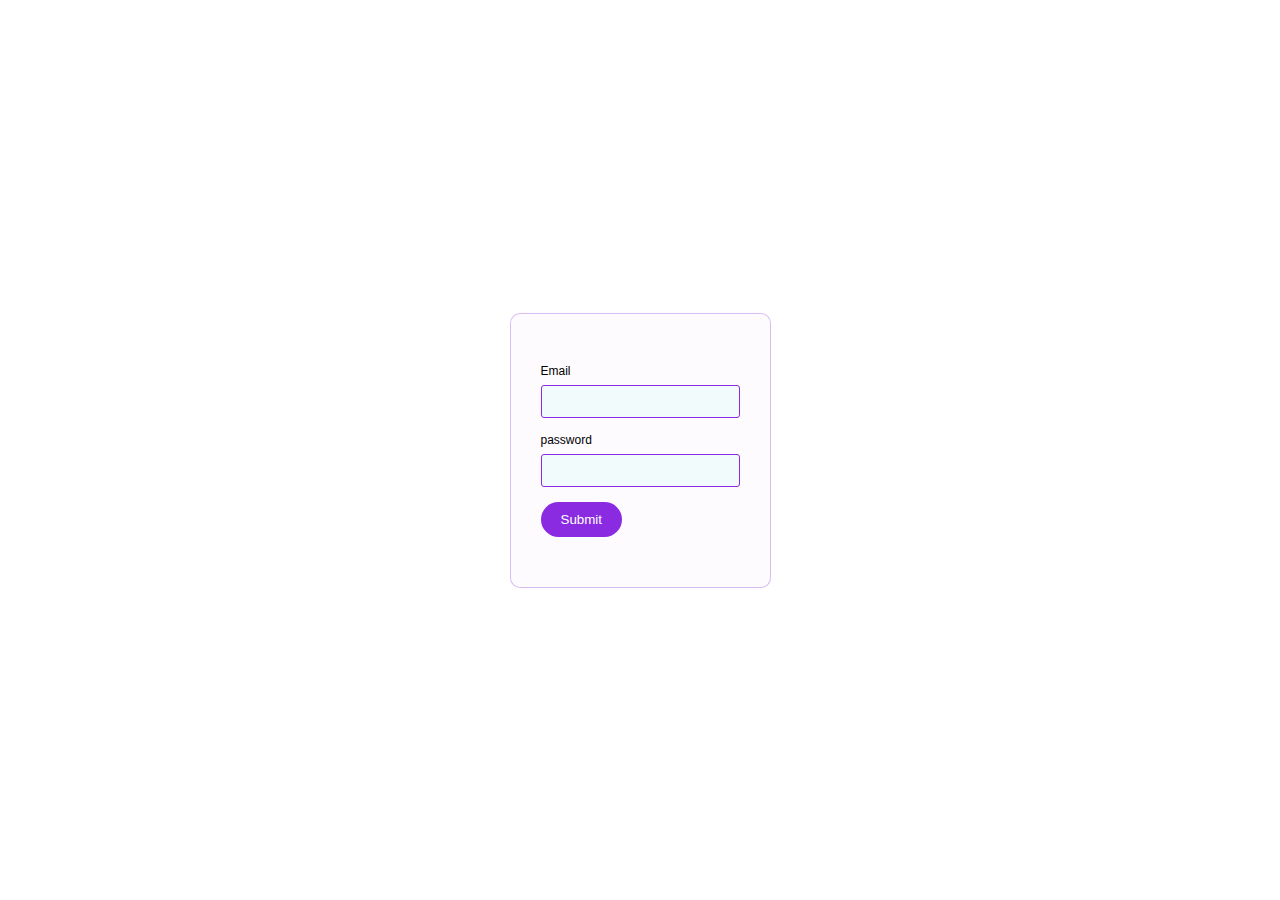
<file: auth/sign-in.html>
<!DOCTYPE html>
<html lang="en">
<head>
    <meta charset="UTF-8">
    <meta name="viewport" content="width=device-width, initial-scale=1.0">
    <link href="../assets/index.css" rel="stylesheet" />
    <title>Sign In</title>

    <style>
        main {
            width: 100%;
            height: 100%;
            padding: 10px;
            display: grid;
            place-items: center;
            place-content: center;
        }

        .form-wrapper {
            border: 1px solid rgba(137, 43, 226, 0.3);
            border-radius: 10px;
            background-color: rgba(137, 43, 226, 0.02);
            padding: 50px 30px;
        }


        .input-group {
            display: flex;
            flex-direction: column;
            gap: 7px;
            margin-bottom: 15px;
        }

        input {
            padding: 8px 10px;
            border-radius: 3px;
            background: #f2fbfb;
            border: 1px solid blueviolet;
        }

        input:focus {
            outline: 2px solid blueviolet;
        }

        button {
            background-color: blueviolet;
            color: white;
            border-radius: 20px;
            padding: 10px 20px;
            border: none;
            cursor: pointer;
            margin: auto;
        }

        label {
            font-size: 12px;
        }

    </style>
</head>
<body>
    
    <main>
        <div class="form-wrapper">
            <form id="form">
                <div class="input-group">
                    <label for="email"> Email </label>
                    <input type="email" id="email"/>
                </div>

                <div class="input-group">
                    <label for="Password"> password </label>
                    <input type="password" id="password"/>
                </div>

                <button type="submit">Submit</button>
            </form>
        </div>
    </main>

    <script>
        // 1. Chagua form yetu
        const form = document.getElementById('form');


        form.addEventListener('submit', function(e) {
            e.preventDefault(); 
  

            const data = {
                email: document.getElementById('email').value,
                password: document.getElementById('password').value
            };


            fetch('https://edusaas-api.onrender.com/api/auth/login', {
                method: 'POST',
                credentials: 'include',
                headers: {
                    'Content-Type': 'application/json'
                },
                body: JSON.stringify(data)
                })
            .then(response => response.json())
            .then(result => {
                 window.location.href = './Dashboard/';
            })
            .catch(error => {
                console.error('Error:', error);
            });
        });
    </script>
</body>
</html>
</file>
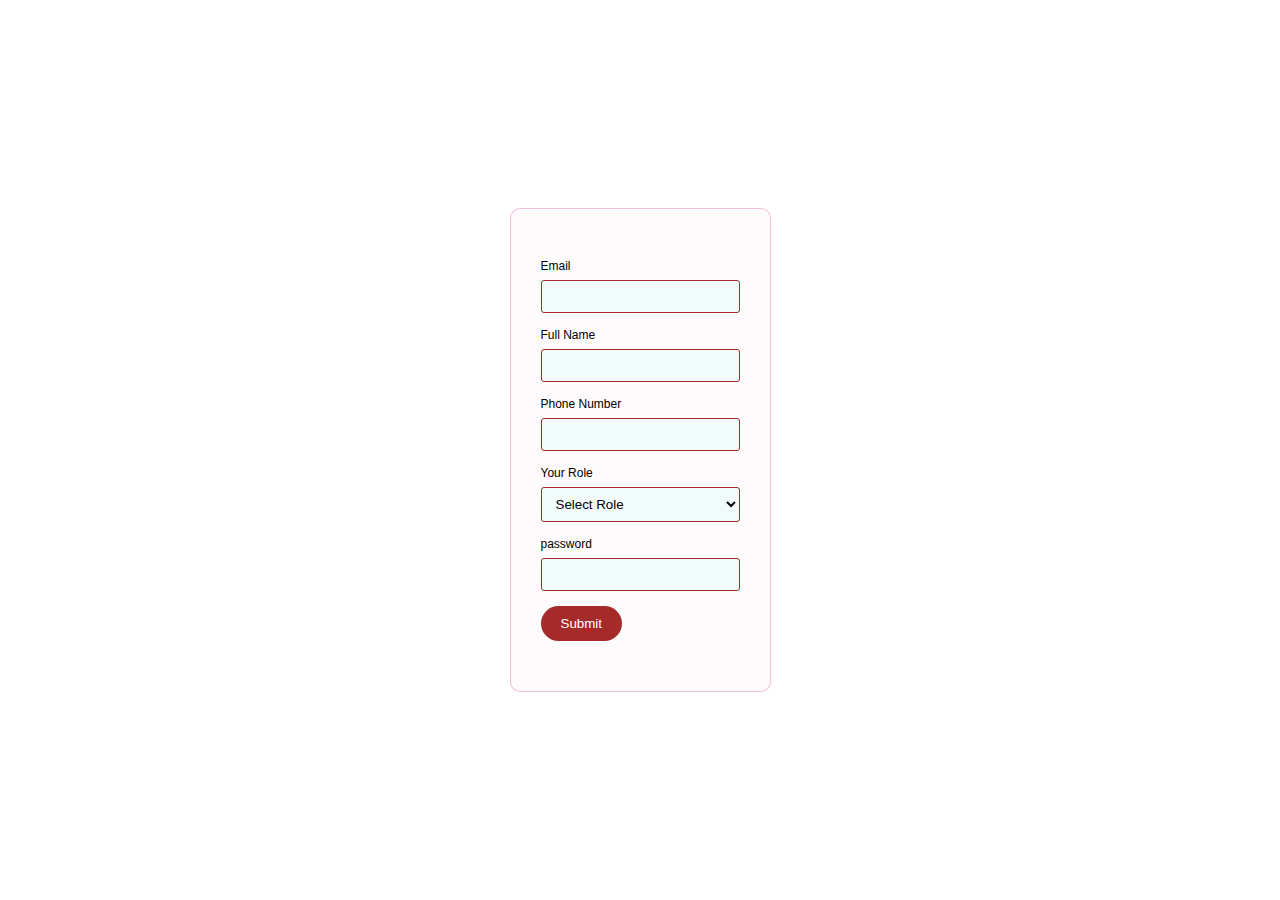
<file: auth/sign-up.html>
<!DOCTYPE html>
<html lang="en">
<head>
    <meta charset="UTF-8">
    <meta name="viewport" content="width=device-width, initial-scale=1.0">
    <link href="../assets/index.css" rel="stylesheet" />
    <title>Sign Up</title>

    <style>
        main {
            width: 100%;
            height: 100%;
            padding: 10px;
            display: grid;
            place-items: center;
            place-content: center;
        }

        .form-wrapper {
            border: 1px solid rgba(226, 43, 144, 0.3);
            border-radius: 10px;
            background-color: rgba(226, 43, 144, 0.02);
            padding: 50px 30px;
        }


        .input-group {
            display: flex;
            flex-direction: column;
            gap: 7px;
            margin-bottom: 15px;
        }

        input, select {
            padding: 8px 10px;
            border-radius: 3px;
            background: #f2fbfb;
            border: 1px solid brown;
        }

        input:focus {
            outline: 2px solid brown;
        }

        button {
            background-color: brown;
            color: white;
            border-radius: 20px;
            padding: 10px 20px;
            border: none;
            cursor: pointer;
            margin: auto;
        }

        label {
            font-size: 12px;
        }

    </style>
</head>
<body>
    
    <main>
        <div class="form-wrapper">
            <form id="form">
                <div class="input-group">
                    <label for="email"> Email </label>
                    <input type="email" id="email"/>
                </div>

                <div class="input-group">
                    <label for="name"> Full Name </label>
                    <input type="text" id="name"/>
                </div>

                <div class="input-group">
                    <label for="phone"> Phone Number </label>
                    <input type="tel" id="phone"/>
                </div>

                <div class="input-group">
                    <label for="role"> Your Role </label>
                    <select type="role" id="role">
                        <option value="">Select Role </option>
                        <option>Teacher</option>
                        <option>Head Teacher</option>
                        <option>Parent</option>
                    </select>
                </div>

                <div class="input-group">
                    <label for="Password"> password </label>
                    <input type="password" id="password"/>
                </div>

                <button type="submit">Submit</button>
            </form>
        </div>
    </main>

    <script>
        // 1. Chagua form yetu
        const form = document.getElementById('form');


        form.addEventListener('submit', function(e) {
            e.preventDefault(); 
  

            const data = {
                email: document.getElementById('email').value,
                password: document.getElementById('password').value,
                full_name: document.getElementById('name').value,
                phone_number: document.getElementById('phone').value,
                user_type: document.getElementById('role').value.toLowerCase(),
            };


            fetch('https://edusaas-api.onrender.com/api/auth/register', {
                method: 'POST',
                credentials: 'include',
                headers: {
                    'Content-Type': 'application/json'
                },
                body: JSON.stringify(data)
                })
            .then(response => response.json())
            .then(result => {
                window.location.href = '../Dashboard/';
            })
            .catch(error => {
                console.error('Error:', error);
            });
        });
    </script>
</body>
</html>
</file>
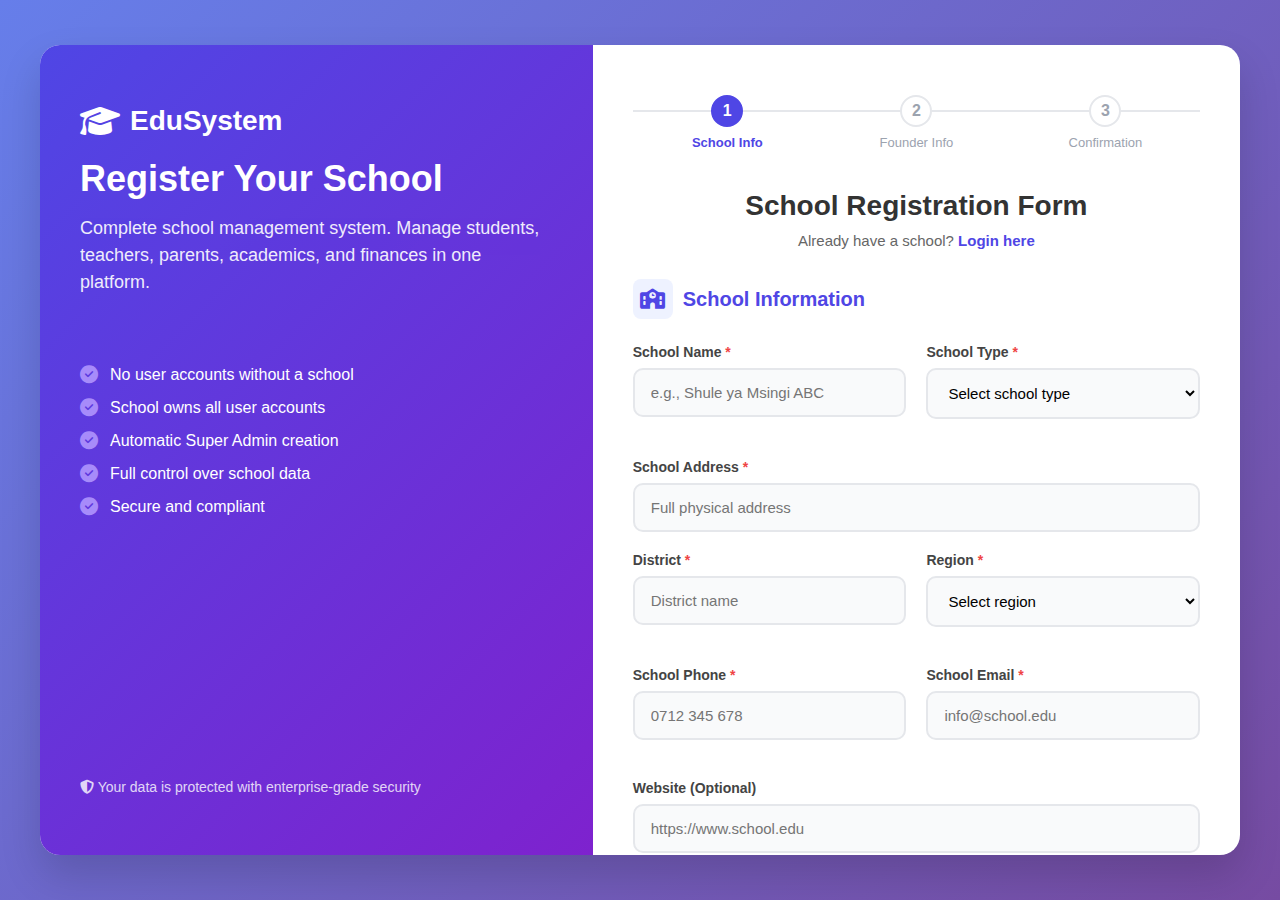
<file: school/register.html>
<!DOCTYPE html>
<html lang="en">
<head>
    <meta charset="UTF-8">
    <meta name="viewport" content="width=device-width, initial-scale=1.0">
    <title>School Registration - EduSystem</title>
    <link rel="stylesheet" href="https://cdnjs.cloudflare.com/ajax/libs/font-awesome/6.4.0/css/all.min.css">
    <style>
        /* ===== BASE STYLES ===== */
        * {
            margin: 0;
            padding: 0;
            box-sizing: border-box;
            font-family: 'Segoe UI', Tahoma, Geneva, Verdana, sans-serif;
        }
        
        body {
            background: linear-gradient(135deg, #667eea 0%, #764ba2 100%);
            min-height: 100vh;
            display: flex;
            justify-content: center;
            align-items: center;
            padding: 20px;
        }
        
        .container {
            display: flex;
            max-width: 1200px;
            width: 100%;
            background: white;
            border-radius: 20px;
            overflow: hidden;
            box-shadow: 0 20px 40px rgba(0,0,0,0.15);
        }
        
        /* ===== LEFT SIDE - HERO ===== */
        .hero-side {
            flex: 1;
            background: linear-gradient(135deg, #4f46e5 0%, #7e22ce 100%);
            color: white;
            padding: 60px 40px;
            display: flex;
            flex-direction: column;
            justify-content: center;
        }
        
        .logo {
            font-size: 28px;
            font-weight: 700;
            margin-bottom: 20px;
            display: flex;
            align-items: center;
            gap: 10px;
        }
        
        .logo i {
            font-size: 32px;
        }
        
        .hero-title {
            font-size: 36px;
            font-weight: 700;
            line-height: 1.2;
            margin-bottom: 15px;
        }
        
        .hero-subtitle {
            font-size: 18px;
            opacity: 0.9;
            margin-bottom: 30px;
            line-height: 1.5;
        }
        
        .features {
            list-style: none;
            margin-top: 40px;
        }
        
        .features li {
            display: flex;
            align-items: center;
            margin-bottom: 15px;
            font-size: 16px;
        }
        
        .features i {
            margin-right: 12px;
            color: #a78bfa;
            font-size: 18px;
        }
        
        /* ===== RIGHT SIDE - FORM ===== */
        .form-side {
            flex: 1.2;
            padding: 50px 40px;
            overflow-y: auto;
            max-height: 90vh;
        }
        
        .form-header {
            margin-bottom: 30px;
            text-align: center;
        }
        
        .form-title {
            font-size: 28px;
            color: #333;
            margin-bottom: 10px;
        }
        
        .form-subtitle {
            color: #666;
            font-size: 15px;
        }
        
        .form-subtitle a {
            color: #4f46e5;
            text-decoration: none;
            font-weight: 600;
        }
        
        .form-subtitle a:hover {
            text-decoration: underline;
        }
        
        /* ===== FORM STYLES ===== */
        .registration-form {
            margin-top: 20px;
        }
        
        .form-section {
            margin-bottom: 40px;
            padding-bottom: 30px;
            border-bottom: 2px solid #f0f0f0;
        }
        
        .section-title {
            display: flex;
            align-items: center;
            font-size: 20px;
            color: #4f46e5;
            margin-bottom: 25px;
            font-weight: 600;
        }
        
        .section-title i {
            margin-right: 10px;
            background: #eef2ff;
            padding: 8px;
            border-radius: 8px;
            width: 40px;
            height: 40px;
            display: flex;
            align-items: center;
            justify-content: center;
        }
        
        .form-row {
            display: flex;
            gap: 20px;
            margin-bottom: 20px;
        }
        
        .form-group {
            flex: 1;
            margin-bottom: 20px;
        }
        
        label {
            display: block;
            margin-bottom: 8px;
            font-weight: 600;
            color: #444;
            font-size: 14px;
        }
        
        .required::after {
            content: " *";
            color: #ef4444;
        }
        
        input, select {
            width: 100%;
            padding: 14px 16px;
            border: 2px solid #e5e7eb;
            border-radius: 10px;
            font-size: 15px;
            transition: all 0.3s;
            background: #f9fafb;
        }
        
        input:focus, select:focus {
            outline: none;
            border-color: #4f46e5;
            background: white;
            box-shadow: 0 0 0 3px rgba(79, 70, 229, 0.1);
        }
        
        input.error, select.error {
            border-color: #ef4444;
        }
        
        .error-message {
            color: #ef4444;
            font-size: 13px;
            margin-top: 5px;
            display: none;
        }
        
        /* ===== RADIO & CHECKBOX ===== */
        .radio-group {
            display: flex;
            gap: 30px;
            margin-top: 10px;
        }
        
        .radio-option {
            display: flex;
            align-items: center;
            cursor: pointer;
        }
        
        .radio-option input {
            width: auto;
            margin-right: 8px;
        }
        
        .checkbox-group {
            margin-top: 20px;
        }
        
        .checkbox {
            display: flex;
            align-items: flex-start;
            margin-bottom: 15px;
            cursor: pointer;
        }
        
        .checkbox input {
            width: auto;
            margin-top: 3px;
            margin-right: 12px;
        }
        
        .checkbox-label {
            font-size: 14px;
            color: #555;
            line-height: 1.4;
        }
        
        .checkbox-label a {
            color: #4f46e5;
            text-decoration: none;
            font-weight: 600;
        }
        
        /* ===== BUTTONS ===== */
        .form-actions {
            margin-top: 30px;
            display: flex;
            gap: 15px;
        }
        
        .btn {
            padding: 16px 30px;
            border: none;
            border-radius: 10px;
            font-size: 16px;
            font-weight: 600;
            cursor: pointer;
            transition: all 0.3s;
            display: flex;
            align-items: center;
            justify-content: center;
            gap: 10px;
        }
        
        .btn-primary {
            flex: 2;
            background: linear-gradient(135deg, #4f46e5 0%, #7e22ce 100%);
            color: white;
        }
        
        .btn-primary:hover {
            transform: translateY(-2px);
            box-shadow: 0 10px 20px rgba(79, 70, 229, 0.3);
        }
        
        .btn-secondary {
            flex: 1;
            background: #f3f4f6;
            color: #4b5563;
            border: 2px solid #e5e7eb;
        }
        
        .btn-secondary:hover {
            background: #e5e7eb;
        }
        
        /* ===== STEP INDICATOR ===== */
        .step-indicator {
            display: flex;
            justify-content: space-between;
            margin-bottom: 40px;
            position: relative;
        }
        
        .step-indicator::before {
            content: '';
            position: absolute;
            top: 15px;
            left: 0;
            right: 0;
            height: 2px;
            background: #e5e7eb;
            z-index: 1;
        }
        
        .step {
            position: relative;
            z-index: 2;
            text-align: center;
            flex: 1;
        }
        
        .step-number {
            width: 32px;
            height: 32px;
            border-radius: 50%;
            background: white;
            border: 2px solid #e5e7eb;
            color: #9ca3af;
            display: flex;
            align-items: center;
            justify-content: center;
            font-weight: 600;
            margin: 0 auto 8px;
            transition: all 0.3s;
        }
        
        .step.active .step-number {
            background: #4f46e5;
            border-color: #4f46e5;
            color: white;
        }
        
        .step-label {
            font-size: 13px;
            color: #9ca3af;
            font-weight: 500;
        }
        
        .step.active .step-label {
            color: #4f46e5;
            font-weight: 600;
        }
        
        /* ===== RESPONSIVE ===== */
        @media (max-width: 992px) {
            .container {
                flex-direction: column;
                max-height: 90vh;
            }
            
            .hero-side {
                padding: 40px 30px;
            }
            
            .form-side {
                padding: 40px 30px;
            }
            
            .form-row {
                flex-direction: column;
                gap: 0;
            }
        }
        
        @media (max-width: 576px) {
            body {
                padding: 10px;
            }
            
            .hero-side {
                padding: 30px 20px;
            }
            
            .form-side {
                padding: 30px 20px;
            }
            
            .hero-title {
                font-size: 28px;
            }
            
            .form-title {
                font-size: 24px;
            }
            
            .btn {
                padding: 14px 20px;
                font-size: 15px;
            }
        }
        
        /* ===== ANIMATIONS ===== */
        @keyframes fadeIn {
            from { opacity: 0; transform: translateY(10px); }
            to { opacity: 1; transform: translateY(0); }
        }
        
        .form-section {
            animation: fadeIn 0.5s ease-out;
        }
        
        /* ===== PASSWORD STRENGTH ===== */
        .password-strength {
            margin-top: 5px;
            height: 6px;
            background: #e5e7eb;
            border-radius: 3px;
            overflow: hidden;
        }
        
        .strength-meter {
            height: 100%;
            width: 0%;
            border-radius: 3px;
            transition: width 0.3s, background 0.3s;
        }
        
        .strength-weak { background: #ef4444; width: 25%; }
        .strength-fair { background: #f59e0b; width: 50%; }
        .strength-good { background: #10b981; width: 75%; }
        .strength-strong { background: #10b981; width: 100%; }
        
        .password-hint {
            font-size: 12px;
            color: #6b7280;
            margin-top: 5px;
        }
    </style>
</head>
<body>
    <div class="container">
        <!-- LEFT SIDE - HERO/INFO -->
        <div class="hero-side">
            <div class="logo">
                <i class="fas fa-graduation-cap"></i>
                EduSystem
            </div>
            
            <h1 class="hero-title">Register Your School</h1>
            <p class="hero-subtitle">
                Complete school management system. 
                Manage students, teachers, parents, academics, and finances in one platform.
            </p>
            
            <ul class="features">
                <li><i class="fas fa-check-circle"></i> No user accounts without a school</li>
                <li><i class="fas fa-check-circle"></i> School owns all user accounts</li>
                <li><i class="fas fa-check-circle"></i> Automatic Super Admin creation</li>
                <li><i class="fas fa-check-circle"></i> Full control over school data</li>
                <li><i class="fas fa-check-circle"></i> Secure and compliant</li>
            </ul>
            
            <div style="margin-top: auto; font-size: 14px; opacity: 0.8;">
                <p><i class="fas fa-shield-alt"></i> Your data is protected with enterprise-grade security</p>
            </div>
        </div>
        
        <!-- RIGHT SIDE - REGISTRATION FORM -->
        <div class="form-side">
            <!-- Step Indicator -->
            <div class="step-indicator">
                <div class="step active">
                    <div class="step-number">1</div>
                    <div class="step-label">School Info</div>
                </div>
                <div class="step">
                    <div class="step-number">2</div>
                    <div class="step-label">Founder Info</div>
                </div>
                <div class="step">
                    <div class="step-number">3</div>
                    <div class="step-label">Confirmation</div>
                </div>
            </div>
            
            <div class="form-header">
                <h2 class="form-title">School Registration Form</h2>
                <p class="form-subtitle">
                    Already have a school? 
                    <a href="../login/index.html" id="loginLink">Login here</a>
                </p>
            </div>
            
            <form id="schoolRegistrationForm" class="registration-form">
                <!-- SECTION 1: SCHOOL INFORMATION -->
                <div class="form-section" id="section-school">
                    <div class="section-title">
                        <i class="fas fa-school"></i>
                        School Information
                    </div>
                    
                    <div class="form-row">
                        <div class="form-group">
                            <label for="schoolName" class="required">School Name</label>
                            <input type="text" id="schoolName" name="schoolName" 
                                   placeholder="e.g., Shule ya Msingi ABC" required>
                            <div class="error-message" id="schoolNameError">
                                Please enter a valid school name
                            </div>
                        </div>
                        
                        <div class="form-group">
                            <label for="schoolType" class="required">School Type</label>
                            <select id="schoolType" name="schoolType" required>
                                <option value="">Select school type</option>
                                <option value="primary">Primary School</option>
                                <option value="secondary">Secondary School</option>
                                <option value="college">College/University</option>
                                <option value="vocational">Vocational Training</option>
                                <option value="other">Other</option>
                            </select>
                            <div class="error-message" id="schoolTypeError">
                                Please select a school type
                            </div>
                        </div>
                    </div>
                    
                    <div class="form-group">
                        <label for="schoolAddress" class="required">School Address</label>
                        <input type="text" id="schoolAddress" name="schoolAddress" 
                               placeholder="Full physical address" required>
                        <div class="error-message" id="schoolAddressError">
                            Please enter the school address
                        </div>
                    </div>
                    
                    <div class="form-row">
                        <div class="form-group">
                            <label for="district" class="required">District</label>
                            <input type="text" id="district" name="district" 
                                   placeholder="District name" required>
                            <div class="error-message" id="districtError">
                                Please enter district name
                            </div>
                        </div>
                        
                        <div class="form-group">
                            <label for="region" class="required">Region</label>
                            <select id="region" name="region" required>
                                <option value="">Select region</option>
                                <option value="dar">Dar es Salaam</option>
                                <option value="mwanza">Mwanza</option>
                                <option value="arusha">Arusha</option>
                                <option value="dodoma">Dodoma</option>
                                <option value="mbeya">Mbeya</option>
                                <option value="other">Other</option>
                            </select>
                            <div class="error-message" id="regionError">
                                Please select a region
                            </div>
                        </div>
                    </div>
                    
                    <div class="form-row">
                        <div class="form-group">
                            <label for="schoolPhone" class="required">School Phone</label>
                            <input type="tel" id="schoolPhone" name="schoolPhone" 
                                   placeholder="0712 345 678" required>
                            <div class="error-message" id="schoolPhoneError">
                                Please enter a valid phone number
                            </div>
                        </div>
                        
                        <div class="form-group">
                            <label for="schoolEmail" class="required">School Email</label>
                            <input type="email" id="schoolEmail" name="schoolEmail" 
                                   placeholder="info@school.edu" required>
                            <div class="error-message" id="schoolEmailError">
                                Please enter a valid email address
                            </div>
                        </div>
                    </div>
                    
                    <div class="form-group">
                        <label for="website">Website (Optional)</label>
                        <input type="url" id="website" name="website" 
                               placeholder="https://www.school.edu">
                    </div>
                </div>
                
                <!-- SECTION 2: FOUNDER INFORMATION -->
                <div class="form-section" id="section-founder" style="display: none;">
                    <div class="section-title">
                        <i class="fas fa-user-tie"></i>
                        Founder / Contact Person
                    </div>
                    
                    <p style="color: #666; margin-bottom: 25px; font-size: 14px;">
                        This person will become the <strong>Super Administrator</strong> 
                        of the school with full system access.
                    </p>
                    
                    <div class="form-row">
                        <div class="form-group">
                            <label for="founderName" class="required">Full Name</label>
                            <input type="text" id="founderName" name="founderName" 
                                   placeholder="John Doe" required>
                            <div class="error-message" id="founderNameError">
                                Please enter your full name
                            </div>
                        </div>
                        
                        <div class="form-group">
                            <label for="position" class="required">Position in School</label>
                            <select id="position" name="position" required>
                                <option value="">Select position</option>
                                <option value="director">School Director</option>
                                <option value="principal">Principal</option>
                                <option value="chairperson">Board Chairperson</option>
                                <option value="manager">School Manager</option>
                                <option value="owner">School Owner</option>
                                <option value="other">Other</option>
                            </select>
                            <div class="error-message" id="positionError">
                                Please select your position
                            </div>
                        </div>
                    </div>
                    
                    <div class="form-row">
                        <div class="form-group">
                            <label for="founderEmail" class="required">Email Address</label>
                            <input type="email" id="founderEmail" name="founderEmail" 
                                   placeholder="john@school.edu" required>
                            <div class="error-message" id="founderEmailError">
                                Please enter a valid email address
                            </div>
                        </div>
                        
                        <div class="form-group">
                            <label for="founderPhone" class="required">Phone Number</label>
                            <input type="tel" id="founderPhone" name="founderPhone" 
                                   placeholder="0712 345 679" required>
                            <div class="error-message" id="founderPhoneError">
                                Please enter a valid phone number
                            </div>
                        </div>
                    </div>
                    
                    <div class="form-row">
                        <div class="form-group">
                            <label for="password" class="required">Create Password</label>
                            <input type="password" id="password" name="password" 
                                   placeholder="Create a strong password" required>
                            <div class="password-strength">
                                <div class="strength-meter" id="passwordStrength"></div>
                            </div>
                            <div class="password-hint">
                                Use 8+ characters with letters, numbers, and symbols
                            </div>
                            <div class="error-message" id="passwordError">
                                Password must be at least 8 characters
                            </div>
                        </div>
                        
                        <div class="form-group">
                            <label for="confirmPassword" class="required">Confirm Password</label>
                            <input type="password" id="confirmPassword" name="confirmPassword" 
                                   placeholder="Confirm your password" required>
                            <div class="error-message" id="confirmPasswordError">
                                Passwords do not match
                            </div>
                        </div>
                    </div>
                </div>
                
                <!-- SECTION 3: CONFIRMATION -->
                <div class="form-section" id="section-confirm" style="display: none;">
                    <div class="section-title">
                        <i class="fas fa-clipboard-check"></i>
                        Confirmation
                    </div>
                    
                    <div style="background: #f0f9ff; padding: 25px; border-radius: 12px; margin-bottom: 25px;">
                        <h3 style="color: #0369a1; margin-bottom: 15px;">
                            <i class="fas fa-info-circle"></i> Important Information
                        </h3>
                        <p style="color: #555; line-height: 1.6; margin-bottom: 10px;">
                            By registering your school, you agree to the following:
                        </p>
                        <ul style="color: #555; padding-left: 20px; line-height: 1.6;">
                            <li>You will become the <strong>Super Administrator</strong> of this school</li>
                            <li>Your school will <strong>own all user accounts</strong> created</li>
                            <li>No user can register independently - all must be created by the school</li>
                            <li>You are responsible for managing all school data</li>
                        </ul>
                    </div>
                    
                    <div class="checkbox-group">
                        <div class="checkbox">
                            <input type="checkbox" id="agreeTerms" name="agreeTerms" required>
                            <label for="agreeTerms" class="checkbox-label">
                                I agree to the <a href="#">Terms of Service</a> and 
                                <a href="#">Privacy Policy</a>
                            </label>
                        </div>
                        
                        <div class="checkbox">
                            <input type="checkbox" id="agreeAdmin" name="agreeAdmin" required>
                            <label for="agreeAdmin" class="checkbox-label">
                                I understand that I will be the Super Administrator with full 
                                system access and responsibilities
                            </label>
                        </div>
                        
                        <div class="checkbox">
                            <input type="checkbox" id="agreeData" name="agreeData">
                            <label for="agreeData" class="checkbox-label">
                                I agree to receive important updates and notifications via email
                            </label>
                        </div>
                    </div>
                    
                    <div class="error-message" id="termsError" style="margin-top: 10px;">
                        You must agree to the terms and conditions
                    </div>
                </div>
                
                <!-- FORM ACTIONS -->
                <div class="form-actions">
                    <button type="button" class="btn btn-secondary" id="btnPrev" style="display: none;">
                        <i class="fas fa-arrow-left"></i> Previous
                    </button>
                    
                    <button type="button" class="btn btn-primary" id="btnNext">
                        Next Step <i class="fas fa-arrow-right"></i>
                    </button>
                    
                    <button type="submit" class="btn btn-primary" id="btnSubmit" style="display: none;">
                        <i class="fas fa-paper-plane"></i> Register School
                    </button>
                </div>
            </form>
        </div>
    </div>
    
    <script>
        // ===== FORM STEP MANAGEMENT =====
        let currentStep = 1;
        const totalSteps = 3;
        
        // DOM Elements
        const sections = {
            1: document.getElementById('section-school'),
            2: document.getElementById('section-founder'),
            3: document.getElementById('section-confirm')
        };
        
        const steps = document.querySelectorAll('.step');
        const btnPrev = document.getElementById('btnPrev');
        const btnNext = document.getElementById('btnNext');
        const btnSubmit = document.getElementById('btnSubmit');
        const form = document.getElementById('schoolRegistrationForm');
        
        // Initialize
        updateStepDisplay();
        
        // Button Event Listeners
        btnNext.addEventListener('click', nextStep);
        btnPrev.addEventListener('click', prevStep);
        form.addEventListener('submit', submitForm);
        
        // Password Strength Indicator
        const passwordInput = document.getElementById('password');
        const passwordStrength = document.getElementById('passwordStrength');
        
        passwordInput.addEventListener('input', function() {
            const password = this.value;
            let strength = 0;
            
            if (password.length >= 8) strength++;
            if (/[A-Z]/.test(password)) strength++;
            if (/[0-9]/.test(password)) strength++;
            if (/[^A-Za-z0-9]/.test(password)) strength++;
            
            passwordStrength.className = 'strength-meter';
            if (strength === 0) {
                passwordStrength.classList.add('strength-weak');
            } else if (strength === 1) {
                passwordStrength.classList.add('strength-weak');
            } else if (strength === 2) {
                passwordStrength.classList.add('strength-fair');
            } else if (strength === 3) {
                passwordStrength.classList.add('strength-good');
            } else if (strength >= 4) {
                passwordStrength.classList.add('strength-strong');
            }
        });
        
        // Step Functions
        function nextStep() {
            if (!validateCurrentStep()) return;
            
            if (currentStep < totalSteps) {
                currentStep++;
                updateStepDisplay();
            }
        }
        
        function prevStep() {
            if (currentStep > 1) {
                currentStep--;
                updateStepDisplay();
            }
        }
        
        function updateStepDisplay() {
            // Hide all sections
            Object.values(sections).forEach(section => {
                section.style.display = 'none';
            });
            
            // Show current section
            sections[currentStep].style.display = 'block';
            
            // Update step indicator
            steps.forEach((step, index) => {
                if (index + 1 <= currentStep) {
                    step.classList.add('active');
                } else {
                    step.classList.remove('active');
                }
            });
            
            // Update buttons
            btnPrev.style.display = currentStep > 1 ? 'flex' : 'none';
            btnNext.style.display = currentStep < totalSteps ? 'flex' : 'none';
            btnSubmit.style.display = currentStep === totalSteps ? 'flex' : 'none';
        }
        
        // Validation Functions
        function validateCurrentStep() {
            let isValid = true;
            
            // Clear previous errors
            document.querySelectorAll('.error-message').forEach(el => {
                el.style.display = 'none';
            });
            document.querySelectorAll('input, select').forEach(el => {
                el.classList.remove('error');
            });
            
            // Step 1 Validation
            if (currentStep === 1) {
                const schoolName = document.getElementById('schoolName').value.trim();
                const schoolType = document.getElementById('schoolType').value;
                const schoolAddress = document.getElementById('schoolAddress').value.trim();
                const district = document.getElementById('district').value.trim();
                const region = document.getElementById('region').value;
                const schoolPhone = document.getElementById('schoolPhone').value.trim();
                const schoolEmail = document.getElementById('schoolEmail').value.trim();
                
                // School Name
                if (!schoolName) {
                    showError('schoolName', 'schoolNameError', 'Please enter school name');
                    isValid = false;
                }
                
                // School Type
                if (!schoolType) {
                    showError('schoolType', 'schoolTypeError', 'Please select school type');
                    isValid = false;
                }
                
                // School Address
                if (!schoolAddress) {
                    showError('schoolAddress', 'schoolAddressError', 'Please enter school address');
                    isValid = false;
                }
                
                // District
                if (!district) {
                    showError('district', 'districtError', 'Please enter district name');
                    isValid = false;
                }
                
                // Region
                if (!region) {
                    showError('region', 'regionError', 'Please select region');
                    isValid = false;
                }
                
                // School Phone
                if (!validatePhone(schoolPhone)) {
                    showError('schoolPhone', 'schoolPhoneError', 'Please enter valid phone number');
                    isValid = false;
                }
                
                // School Email
                if (!validateEmail(schoolEmail)) {
                    showError('schoolEmail', 'schoolEmailError', 'Please enter valid email');
                    isValid = false;
                }
            }
            
            // Step 2 Validation
            else if (currentStep === 2) {
                const founderName = document.getElementById('founderName').value.trim();
                const position = document.getElementById('position').value;
                const founderEmail = document.getElementById('founderEmail').value.trim();
                const founderPhone = document.getElementById('founderPhone').value.trim();
                const password = document.getElementById('password').value;
                const confirmPassword = document.getElementById('confirmPassword').value;
                
                // Founder Name
                if (!founderName) {
                    showError('founderName', 'founderNameError', 'Please enter your name');
                    isValid = false;
                }
                
                // Position
                if (!position) {
                    showError('position', 'positionError', 'Please select your position');
                    isValid = false;
                }
                
                // Founder Email
                if (!validateEmail(founderEmail)) {
                    showError('founderEmail', 'founderEmailError', 'Please enter valid email');
                    isValid = false;
                }
                
                // Founder Phone
                if (!validatePhone(founderPhone)) {
                    showError('founderPhone', 'founderPhoneError', 'Please enter valid phone');
                    isValid = false;
                }
                
                // Password
                if (password.length < 8) {
                    showError('password', 'passwordError', 'Password must be at least 8 characters');
                    isValid = false;
                }
                
                // Confirm Password
                if (password !== confirmPassword) {
                    showError('confirmPassword', 'confirmPasswordError', 'Passwords do not match');
                    isValid = false;
                }
            }
            
            // Step 3 Validation
            else if (currentStep === 3) {
                const agreeTerms = document.getElementById('agreeTerms').checked;
                const agreeAdmin = document.getElementById('agreeAdmin').checked;
                
                if (!agreeTerms || !agreeAdmin) {
                    document.getElementById('termsError').style.display = 'block';
                    isValid = false;
                }
            }
            
            return isValid;
        }
        
        function showError(fieldId, errorId, message) {
            const field = document.getElementById(fieldId);
            const error = document.getElementById(errorId);
            
            field.classList.add('error');
            error.textContent = message;
            error.style.display = 'block';
        }
        
        // Utility Functions
        function validateEmail(email) {
            const re = /^[^\s@]+@[^\s@]+\.[^\s@]+$/;
            return re.test(email);
        }
        
        function validatePhone(phone) {
            // Basic phone validation - accepts +255 71x xxx xxx or 071x xxx xxx
            const re = /^(\+255|0)[1-9]\d{8}$/;
            return re.test(phone.replace(/\s/g, ''));
        }
        
        // Form Submission
        function submitForm(event) {
            event.preventDefault();
            
            if (!validateCurrentStep()) return;
            
            // Prepare data
            const formData = {
                school: {
                    name: document.getElementById('schoolName').value.trim(),
                    type: document.getElementById('schoolType').value,
                    address: document.getElementById('schoolAddress').value.trim(),
                    district: document.getElementById('district').value.trim(),
                    region: document.getElementById('region').value,
                    phone: document.getElementById('schoolPhone').value.trim(),
                    email: document.getElementById('schoolEmail').value.trim(),
                    website: document.getElementById('website').value.trim() || null
                },
                founder: {
                    name: document.getElementById('founderName').value.trim(),
                    position: document.getElementById('position').value,
                    email: document.getElementById('founderEmail').value.trim(),
                    phone: document.getElementById('founderPhone').value.trim(),
                    password: document.getElementById('password').value
                },
                agreements: {
                    terms: document.getElementById('agreeTerms').checked,
                    admin: document.getElementById('agreeAdmin').checked,
                    updates: document.getElementById('agreeData').checked
                }
            };
            
            // Show loading state
            btnSubmit.innerHTML = '<i class="fas fa-spinner fa-spin"></i> Processing...';
            btnSubmit.disabled = true;
            
            // Simulate API call
            setTimeout(() => {
                // In real app, you would send to backend:
                // fetch('https://edusaas-api.onrender.com//api/schools/register', {
                //     method: 'POST',
                //     headers: {'Content-Type': 'application/json'},
                //     body: JSON.stringify(formData)
                // })
                
                // For demo, show success message
                alert('✅ School registered successfully!\n\nYou will be redirected to login.');
                
                // Reset form
                btnSubmit.innerHTML = '<i class="fas fa-paper-plane"></i> Register School';
                btnSubmit.disabled = false;
                
                // In real app, redirect to login
                // window.location.href = '/login';
                
            }, 1500);
        }
        
        // Login link
        document.getElementById('loginLink').addEventListener('click', function(e) {
            e.preventDefault();
            alert('Login functionality would go here');
        });
    </script>
</body>
</html>
</file>
<file: assets/index.css>
* {
    padding: 0;
    margin: 0;
    box-sizing: border-box;
}

body {
    font-family: Arial, Helvetica, sans-serif;
    background: #fff;
    width: 100vw;
    height: 100vh;
}

main {
    width: 100%;
    padding: 10px;
    display: grid;
    place-items: center;
    place-content: center;
    height: 100%;
}

.hero {
    width: 90;
    border-radius: 20px;
    background-color: #f49ef7;
    text-align: center;
}
</file>
